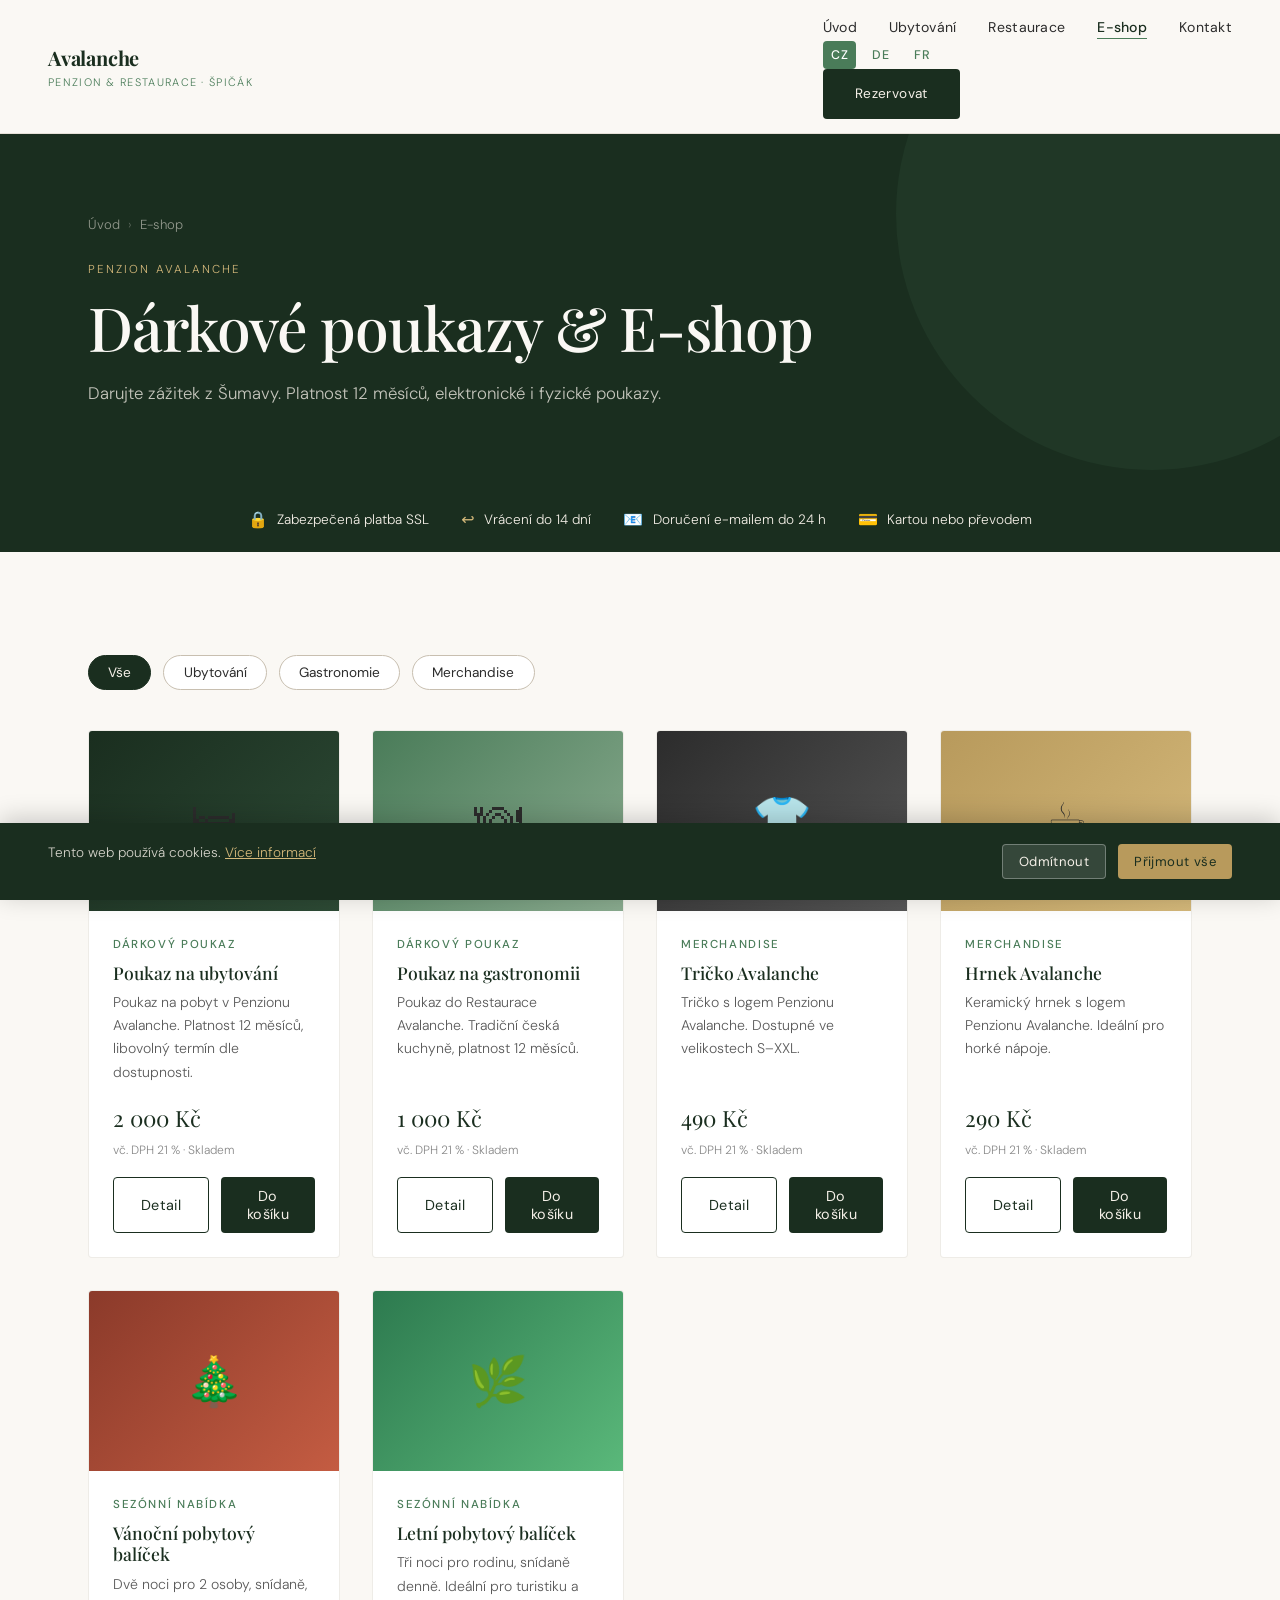
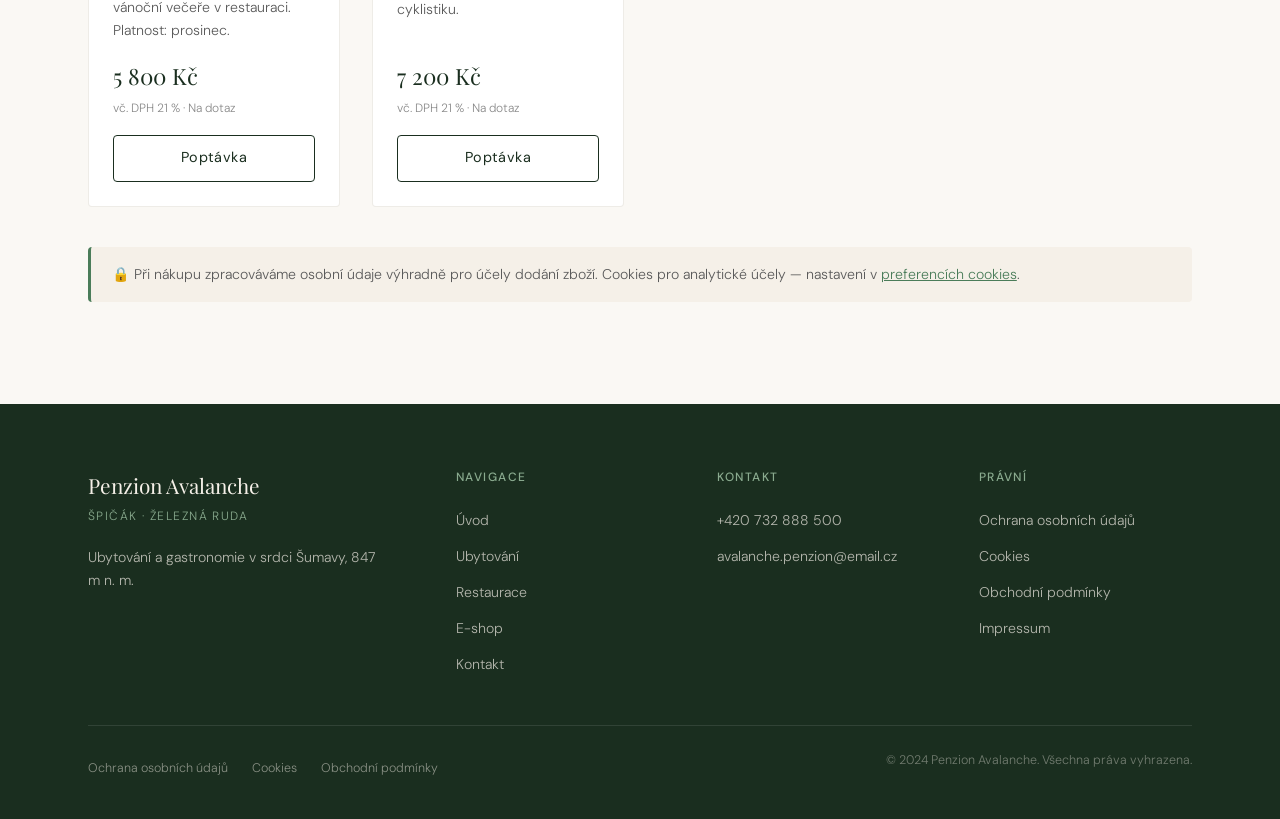
<file: eshop.html>
<!DOCTYPE html>
<html lang="cs">
<head>
  <meta charset="UTF-8">
  <meta name="viewport" content="width=device-width, initial-scale=1.0">
  <title>E-shop – Dárkové poukazy | Penzion Avalanche</title>
  <meta name="description" content="Dárkové poukazy na ubytování a gastronomii v Penzionu Avalanche. Platnost 12 měsíců. Elektronické i fyzické poukazy.">
  <link rel="stylesheet" href="css/style.css">
  <link rel="icon" href="data:image/svg+xml,<svg xmlns='http://www.w3.org/2000/svg' viewBox='0 0 100 100'><text y='.9em' font-size='90'>🏔</text></svg>">
  <style>
    .filter-bar {
      display: flex;
      gap: 0.75rem;
      flex-wrap: wrap;
      margin-bottom: 2.5rem;
    }
    .filter-btn {
      padding: 0.5rem 1.2rem;
      border-radius: 100px;
      border: 1.5px solid var(--stone);
      background: white;
      font-family: var(--font-body);
      font-size: 0.85rem;
      color: var(--charcoal);
      cursor: pointer;
      transition: all var(--transition);
    }
    .filter-btn.active,
    .filter-btn:hover {
      border-color: var(--forest);
      background: var(--forest);
      color: var(--cream);
    }
    .modal-overlay {
      position: fixed;
      inset: 0;
      background: rgba(26,46,31,0.55);
      backdrop-filter: blur(4px);
      z-index: 300;
      display: flex;
      align-items: center;
      justify-content: center;
      padding: 1rem;
      opacity: 0;
      pointer-events: none;
      transition: opacity 0.3s ease;
    }
    .modal-overlay.open {
      opacity: 1;
      pointer-events: all;
    }
    .modal {
      background: white;
      border-radius: var(--radius);
      max-width: 600px;
      width: 100%;
      max-height: 90vh;
      overflow-y: auto;
      padding: 2.5rem;
      position: relative;
      transform: translateY(20px);
      transition: transform 0.3s ease;
    }
    .modal-overlay.open .modal { transform: translateY(0); }
    .modal__close {
      position: absolute;
      top: 1.2rem;
      right: 1.2rem;
      background: none;
      border: none;
      font-size: 1.4rem;
      cursor: pointer;
      color: #888;
      transition: color var(--transition);
    }
    .modal__close:hover { color: var(--forest); }
    .param-table {
      width: 100%;
      border-collapse: collapse;
      margin: 1.5rem 0;
      font-size: 0.9rem;
    }
    .param-table td {
      padding: 0.65rem 0;
      border-bottom: 1px solid var(--cream);
    }
    .param-table td:first-child { color: #888; width: 45%; }
    .param-table td:last-child { font-weight: 500; color: var(--forest); }
    .param-table tr:last-child td { border-bottom: none; }
  </style>
</head>
<body>

<nav class="nav">
  <div class="nav__inner">
    <a href="index.html" class="nav__logo">
      <span class="nav__logo-title">Avalanche</span>
      <span class="nav__logo-sub">Penzion & Restaurace · Špičák</span>
    </a>
    <button class="nav__toggle" aria-label="Menu"><span></span><span></span><span></span></button>
    <div class="nav__desktop">
      <ul class="nav__links">
        <li><a href="index.html">Úvod</a></li>
        <li><a href="ubytovani.html">Ubytování</a></li>
        <li><a href="restaurace.html">Restaurace</a></li>
        <li><a href="eshop.html" class="active">E-shop</a></li>
        <li><a href="kontakt.html">Kontakt</a></li>
      </ul>
      <div class="nav__lang"><a href="#" class="active" data-lang="cz">CZ</a><a href="#" data-lang="de">DE</a><a href="#" data-lang="fr">FR</a></div>
      <a href="kontakt.html" class="btn nav__cta">Rezervovat</a>
    </div>
  </div>
</nav>

<!-- PAGE HERO -->
<section class="page-hero">
  <div class="container">
    <nav class="breadcrumb">
      <a href="index.html">Úvod</a>
      <span class="breadcrumb__sep">›</span>
      <span>E-shop</span>
    </nav>
    <p class="page-hero__eyebrow">Penzion Avalanche</p>
    <h1 class="page-hero__title">Dárkové poukazy & E-shop</h1>
    <p class="page-hero__text">Darujte zážitek z Šumavy. Platnost 12 měsíců, elektronické i fyzické poukazy.</p>
  </div>
</section>

<!-- TRUST BAR -->
<div class="trust-bar">
  <div class="trust-bar__inner">
    <div class="trust-item"><span class="trust-item__icon">🔒</span><span>Zabezpečená platba SSL</span></div>
    <div class="trust-item"><span class="trust-item__icon">↩</span><span>Vrácení do 14 dní</span></div>
    <div class="trust-item"><span class="trust-item__icon">📧</span><span>Doručení e-mailem do 24 h</span></div>
    <div class="trust-item"><span class="trust-item__icon">💳</span><span>Kartou nebo převodem</span></div>
  </div>
</div>

<!-- SHOP -->
<section class="section">
  <div class="container">

    <div class="filter-bar">
      <button class="filter-btn active" onclick="filterProducts('all', this)">Vše</button>
      <button class="filter-btn" onclick="filterProducts('ubytovani', this)">Ubytování</button>
      <button class="filter-btn" onclick="filterProducts('gastronomie', this)">Gastronomie</button>
      <button class="filter-btn" onclick="filterProducts('merchandise', this)">Merchandise</button>
    </div>

    <div class="grid-3" id="productGrid">

      <!-- PRODUCT 1: Poukaz ubytování -->
      <div class="product-card fade-up" data-category="ubytovani">
        <div class="product-card__img">🛏</div>
        <div class="product-card__body">
          <p class="room-card__type">Dárkový poukaz</p>
          <h3 class="product-card__name">Poukaz na ubytování</h3>
          <p class="product-card__desc">Poukaz na pobyt v Penzionu Avalanche. Platnost 12 měsíců, libovolný termín dle dostupnosti.</p>
          <div class="product-card__price">2 000 Kč</div>
          <p class="product-card__vat">vč. DPH 21 % · Skladem</p>
          <div style="display:flex;gap:0.75rem">
            <button class="btn btn--outline" style="flex:1;justify-content:center;padding:0.65rem 1rem;" onclick="openModal('ubytovani')">Detail</button>
            <button class="btn btn--primary" style="flex:1;justify-content:center;padding:0.65rem 1rem;" onclick="addToCart(this)">Do košíku</button>
          </div>
        </div>
      </div>

      <!-- PRODUCT 2: Poukaz gastronomie -->
      <div class="product-card fade-up" data-category="gastronomie">
        <div class="product-card__img" style="background:linear-gradient(135deg,var(--moss),var(--sage))">🍽</div>
        <div class="product-card__body">
          <p class="room-card__type">Dárkový poukaz</p>
          <h3 class="product-card__name">Poukaz na gastronomii</h3>
          <p class="product-card__desc">Poukaz do Restaurace Avalanche. Tradiční česká kuchyně, platnost 12 měsíců.</p>
          <div class="product-card__price">1 000 Kč</div>
          <p class="product-card__vat">vč. DPH 21 % · Skladem</p>
          <div style="display:flex;gap:0.75rem">
            <button class="btn btn--outline" style="flex:1;justify-content:center;padding:0.65rem 1rem;" onclick="openModal('gastronomie')">Detail</button>
            <button class="btn btn--primary" style="flex:1;justify-content:center;padding:0.65rem 1rem;" onclick="addToCart(this)">Do košíku</button>
          </div>
        </div>
      </div>

      <!-- PRODUCT 3: Tričko -->
      <div class="product-card fade-up" data-category="merchandise">
        <div class="product-card__img" style="background:linear-gradient(135deg,var(--charcoal),#555)">👕</div>
        <div class="product-card__body">
          <p class="room-card__type">Merchandise</p>
          <h3 class="product-card__name">Tričko Avalanche</h3>
          <p class="product-card__desc">Tričko s logem Penzionu Avalanche. Dostupné ve velikostech S–XXL.</p>
          <div class="product-card__price">490 Kč</div>
          <p class="product-card__vat">vč. DPH 21 % · Skladem</p>
          <div style="display:flex;gap:0.75rem">
            <button class="btn btn--outline" style="flex:1;justify-content:center;padding:0.65rem 1rem;" onclick="openModal('tricko')">Detail</button>
            <button class="btn btn--primary" style="flex:1;justify-content:center;padding:0.65rem 1rem;" onclick="addToCart(this)">Do košíku</button>
          </div>
        </div>
      </div>

      <!-- PRODUCT 4: Hrnek -->
      <div class="product-card fade-up" data-category="merchandise">
        <div class="product-card__img" style="background:linear-gradient(135deg,var(--gold),var(--gold-light))">☕</div>
        <div class="product-card__body">
          <p class="room-card__type">Merchandise</p>
          <h3 class="product-card__name">Hrnek Avalanche</h3>
          <p class="product-card__desc">Keramický hrnek s logem Penzionu Avalanche. Ideální pro horké nápoje.</p>
          <div class="product-card__price">290 Kč</div>
          <p class="product-card__vat">vč. DPH 21 % · Skladem</p>
          <div style="display:flex;gap:0.75rem">
            <button class="btn btn--outline" style="flex:1;justify-content:center;padding:0.65rem 1rem;" onclick="openModal('hrnek')">Detail</button>
            <button class="btn btn--primary" style="flex:1;justify-content:center;padding:0.65rem 1rem;" onclick="addToCart(this)">Do košíku</button>
          </div>
        </div>
      </div>

      <!-- PRODUCT 5: Vánoční balíček -->
      <div class="product-card fade-up" data-category="ubytovani">
        <div class="product-card__img" style="background:linear-gradient(135deg,#8b3a2a,#c45c42)">🎄</div>
        <div class="product-card__body">
          <p class="room-card__type">Sezónní nabídka</p>
          <h3 class="product-card__name">Vánoční pobytový balíček</h3>
          <p class="product-card__desc">Dvě noci pro 2 osoby, snídaně, vánoční večeře v restauraci. Platnost: prosinec.</p>
          <div class="product-card__price">5 800 Kč</div>
          <p class="product-card__vat">vč. DPH 21 % · Na dotaz</p>
          <div style="display:flex;gap:0.75rem">
            <a href="kontakt.html" class="btn btn--outline" style="flex:1;justify-content:center;padding:0.65rem 1rem;">Poptávka</a>
          </div>
        </div>
      </div>

      <!-- PRODUCT 6: Letní pobyt -->
      <div class="product-card fade-up" data-category="ubytovani">
        <div class="product-card__img" style="background:linear-gradient(135deg,#2d7a4f,#5ab87a)">🌿</div>
        <div class="product-card__body">
          <p class="room-card__type">Sezónní nabídka</p>
          <h3 class="product-card__name">Letní pobytový balíček</h3>
          <p class="product-card__desc">Tři noci pro rodinu, snídaně denně. Ideální pro turistiku a cyklistiku.</p>
          <div class="product-card__price">7 200 Kč</div>
          <p class="product-card__vat">vč. DPH 21 % · Na dotaz</p>
          <div style="display:flex;gap:0.75rem">
            <a href="kontakt.html" class="btn btn--outline" style="flex:1;justify-content:center;padding:0.65rem 1rem;">Poptávka</a>
          </div>
        </div>
      </div>

    </div>

    <!-- GDPR notice -->
    <div class="notice" style="margin-top:2.5rem">
      🔒 Při nákupu zpracováváme osobní údaje výhradně pro účely dodání zboží. Cookies pro analytické účely — nastavení v <a href="pravni.html#cookies">preferencích cookies</a>.
    </div>
  </div>
</section>

<!-- MODAL: Poukaz ubytování -->
<div id="modal-ubytovani" class="modal-overlay" onclick="closeModalOutside(event, 'ubytovani')">
  <div class="modal">
    <button class="modal__close" onclick="closeModal('ubytovani')">✕</button>
    <p class="label">Dárkový poukaz</p>
    <h2 style="margin-bottom:1rem">Poukaz na pobyt v Penzionu Avalanche</h2>
    <table class="param-table">
      <tr><td>Hodnota</td><td>2 000 Kč</td></tr>
      <tr><td>Platnost</td><td>12 měsíců od zakoupení</td></tr>
      <tr><td>Formát</td><td>Elektronický PDF / Fyzický poukaz</td></tr>
      <tr><td>Doprava (el.)</td><td>E-mail – zdarma, do 24 h</td></tr>
      <tr><td>Doprava (fyz.)</td><td>Česká pošta +50 Kč, 3–5 prac. dní</td></tr>
      <tr><td>DPH</td><td>21 % (zahrnuto v ceně)</td></tr>
      <tr><td>Dostupnost</td><td>Skladem</td></tr>
    </table>
    <p style="font-size:0.88rem;color:#5a5a5a;margin-bottom:1.5rem">Poukaz lze využít na ubytování v libovolném termínu dle dostupnosti. Rezervaci je nutno domluvit předem telefonicky nebo e-mailem. Vrácení možné do 14 dní, poukaz nesmí být použit.</p>
    <div class="notice" style="margin-bottom:1.5rem">Zabezpečená platba · Ochrana spotřebitele · <a href="pravni.html#obchodni-podminky">Obchodní podmínky</a></div>
    <button class="btn btn--primary" style="width:100%;justify-content:center" onclick="addToCart(this)">Vložit do košíku – 2 000 Kč</button>
  </div>
</div>

<!-- MODAL: Poukaz gastronomie -->
<div id="modal-gastronomie" class="modal-overlay" onclick="closeModalOutside(event, 'gastronomie')">
  <div class="modal">
    <button class="modal__close" onclick="closeModal('gastronomie')">✕</button>
    <p class="label">Dárkový poukaz</p>
    <h2 style="margin-bottom:1rem">Poukaz do Restaurace Avalanche</h2>
    <table class="param-table">
      <tr><td>Hodnota</td><td>1 000 Kč</td></tr>
      <tr><td>Platnost</td><td>12 měsíců od zakoupení</td></tr>
      <tr><td>Formát</td><td>Elektronický PDF / Fyzický poukaz</td></tr>
      <tr><td>Doprava (el.)</td><td>E-mail – zdarma, do 24 h</td></tr>
      <tr><td>Doprava (fyz.)</td><td>Česká pošta +50 Kč, 3–5 prac. dní</td></tr>
      <tr><td>DPH</td><td>21 % (zahrnuto v ceně)</td></tr>
    </table>
    <p style="font-size:0.88rem;color:#5a5a5a;margin-bottom:1.5rem">Poukaz lze využít při návštěvě restaurace. Vrácení možné do 14 dní, poukaz nesmí být použit.</p>
    <div class="notice" style="margin-bottom:1.5rem">Zabezpečená platba · <a href="pravni.html#obchodni-podminky">Obchodní podmínky</a></div>
    <button class="btn btn--primary" style="width:100%;justify-content:center" onclick="addToCart(this)">Vložit do košíku – 1 000 Kč</button>
  </div>
</div>

<!-- MODAL: Tričko -->
<div id="modal-tricko" class="modal-overlay" onclick="closeModalOutside(event, 'tricko')">
  <div class="modal">
    <button class="modal__close" onclick="closeModal('tricko')">✕</button>
    <p class="label">Merchandise</p>
    <h2 style="margin-bottom:1rem">Tričko Avalanche</h2>
    <table class="param-table">
      <tr><td>Cena</td><td>490 Kč</td></tr>
      <tr><td>Velikosti</td><td>S, M, L, XL, XXL</td></tr>
      <tr><td>Materiál</td><td>100% bavlna</td></tr>
      <tr><td>Doprava</td><td>Česká pošta +80 Kč</td></tr>
      <tr><td>DPH</td><td>21 % (zahrnuto v ceně)</td></tr>
    </table>
    <p style="font-size:0.88rem;color:#5a5a5a;margin-bottom:1.5rem">Tričko s logem Penzionu Avalanche. Vrácení do 14 dní bez udání důvodu.</p>
    <div class="notice" style="margin-bottom:1.5rem">Zabezpečená platba · <a href="pravni.html#obchodni-podminky">Obchodní podmínky</a></div>
    <button class="btn btn--primary" style="width:100%;justify-content:center" onclick="addToCart(this)">Vložit do košíku – 490 Kč</button>
  </div>
</div>

<!-- MODAL: Hrnek -->
<div id="modal-hrnek" class="modal-overlay" onclick="closeModalOutside(event, 'hrnek')">
  <div class="modal">
    <button class="modal__close" onclick="closeModal('hrnek')">✕</button>
    <p class="label">Merchandise</p>
    <h2 style="margin-bottom:1rem">Hrnek Avalanche</h2>
    <table class="param-table">
      <tr><td>Cena</td><td>290 Kč</td></tr>
      <tr><td>Objem</td><td>300 ml</td></tr>
      <tr><td>Materiál</td><td>Keramika</td></tr>
      <tr><td>Doprava</td><td>Česká pošta +80 Kč</td></tr>
      <tr><td>DPH</td><td>21 % (zahrnuto v ceně)</td></tr>
    </table>
    <p style="font-size:0.88rem;color:#5a5a5a;margin-bottom:1.5rem">Keramický hrnek s logem. Vhodný do myčky. Vrácení do 14 dní.</p>
    <div class="notice" style="margin-bottom:1.5rem">Zabezpečená platba · <a href="pravni.html#obchodni-podminky">Obchodní podmínky</a></div>
    <button class="btn btn--primary" style="width:100%;justify-content:center" onclick="addToCart(this)">Vložit do košíku – 290 Kč</button>
  </div>
</div>

<!-- FOOTER -->
<footer class="footer">
  <div class="container">
    <div class="footer__grid">
      <div>
        <div class="footer__brand-title">Penzion Avalanche</div>
        <div class="footer__brand-sub">Špičák · Železná Ruda</div>
        <p class="footer__brand-text">Ubytování a gastronomie v srdci Šumavy, 847 m n. m.</p>
      </div>
      <div>
        <div class="footer__col-title">Navigace</div>
        <ul class="footer__links">
          <li><a href="index.html">Úvod</a></li>
          <li><a href="ubytovani.html">Ubytování</a></li>
          <li><a href="restaurace.html">Restaurace</a></li>
          <li><a href="eshop.html">E-shop</a></li>
          <li><a href="kontakt.html">Kontakt</a></li>
        </ul>
      </div>
      <div>
        <div class="footer__col-title">Kontakt</div>
        <ul class="footer__links">
          <li><a href="tel:+420732888500">+420 732 888 500</a></li>
          <li><a href="mailto:avalanche.penzion@email.cz">avalanche.penzion@email.cz</a></li>
        </ul>
      </div>
      <div>
        <div class="footer__col-title">Právní</div>
        <ul class="footer__links">
          <li><a href="pravni.html">Ochrana osobních údajů</a></li>
          <li><a href="pravni.html#cookies">Cookies</a></li>
          <li><a href="pravni.html#obchodni-podminky">Obchodní podmínky</a></li>
          <li><a href="pravni.html#impressum">Impressum</a></li>
        </ul>
      </div>
    </div>
    <div class="footer__bottom">
      <div class="footer__legal">
        <a href="pravni.html">Ochrana osobních údajů</a>
        <a href="pravni.html#cookies">Cookies</a>
        <a href="pravni.html#obchodni-podminky">Obchodní podmínky</a>
      </div>
      <p class="footer__copy">© 2024 Penzion Avalanche. Všechna práva vyhrazena.</p>
    </div>
  </div>
</footer>

<div id="gdprBanner" class="gdpr-banner">
  <p class="gdpr-banner__text">Tento web používá cookies. <a href="pravni.html#cookies">Více informací</a></p>
  <div class="gdpr-banner__actions">
    <button id="gdprReject" class="btn btn--ghost" style="padding:0.5rem 1rem;font-size:0.82rem">Odmítnout</button>
    <button id="gdprAccept" class="btn btn--gold" style="padding:0.5rem 1rem;font-size:0.82rem">Přijmout vše</button>
  </div>
</div>

<script src="js/main.js"></script>
<script>
function filterProducts(cat, btn) {
  document.querySelectorAll('.filter-btn').forEach(b => b.classList.remove('active'));
  btn.classList.add('active');
  document.querySelectorAll('#productGrid .product-card').forEach(card => {
    if (cat === 'all' || card.dataset.category === cat) {
      card.style.display = '';
    } else {
      card.style.display = 'none';
    }
  });
}

function openModal(id) {
  document.getElementById('modal-' + id).classList.add('open');
  document.body.style.overflow = 'hidden';
}

function closeModal(id) {
  document.getElementById('modal-' + id).classList.remove('open');
  document.body.style.overflow = '';
}

function closeModalOutside(event, id) {
  if (event.target.classList.contains('modal-overlay')) closeModal(id);
}

function addToCart(btn) {
  const orig = btn.textContent;
  btn.textContent = '✓ Přidáno do košíku';
  btn.style.background = 'var(--moss)';
  setTimeout(() => {
    btn.textContent = orig;
    btn.style.background = '';
  }, 2500);
}
</script>
</body>
</html>
</file>
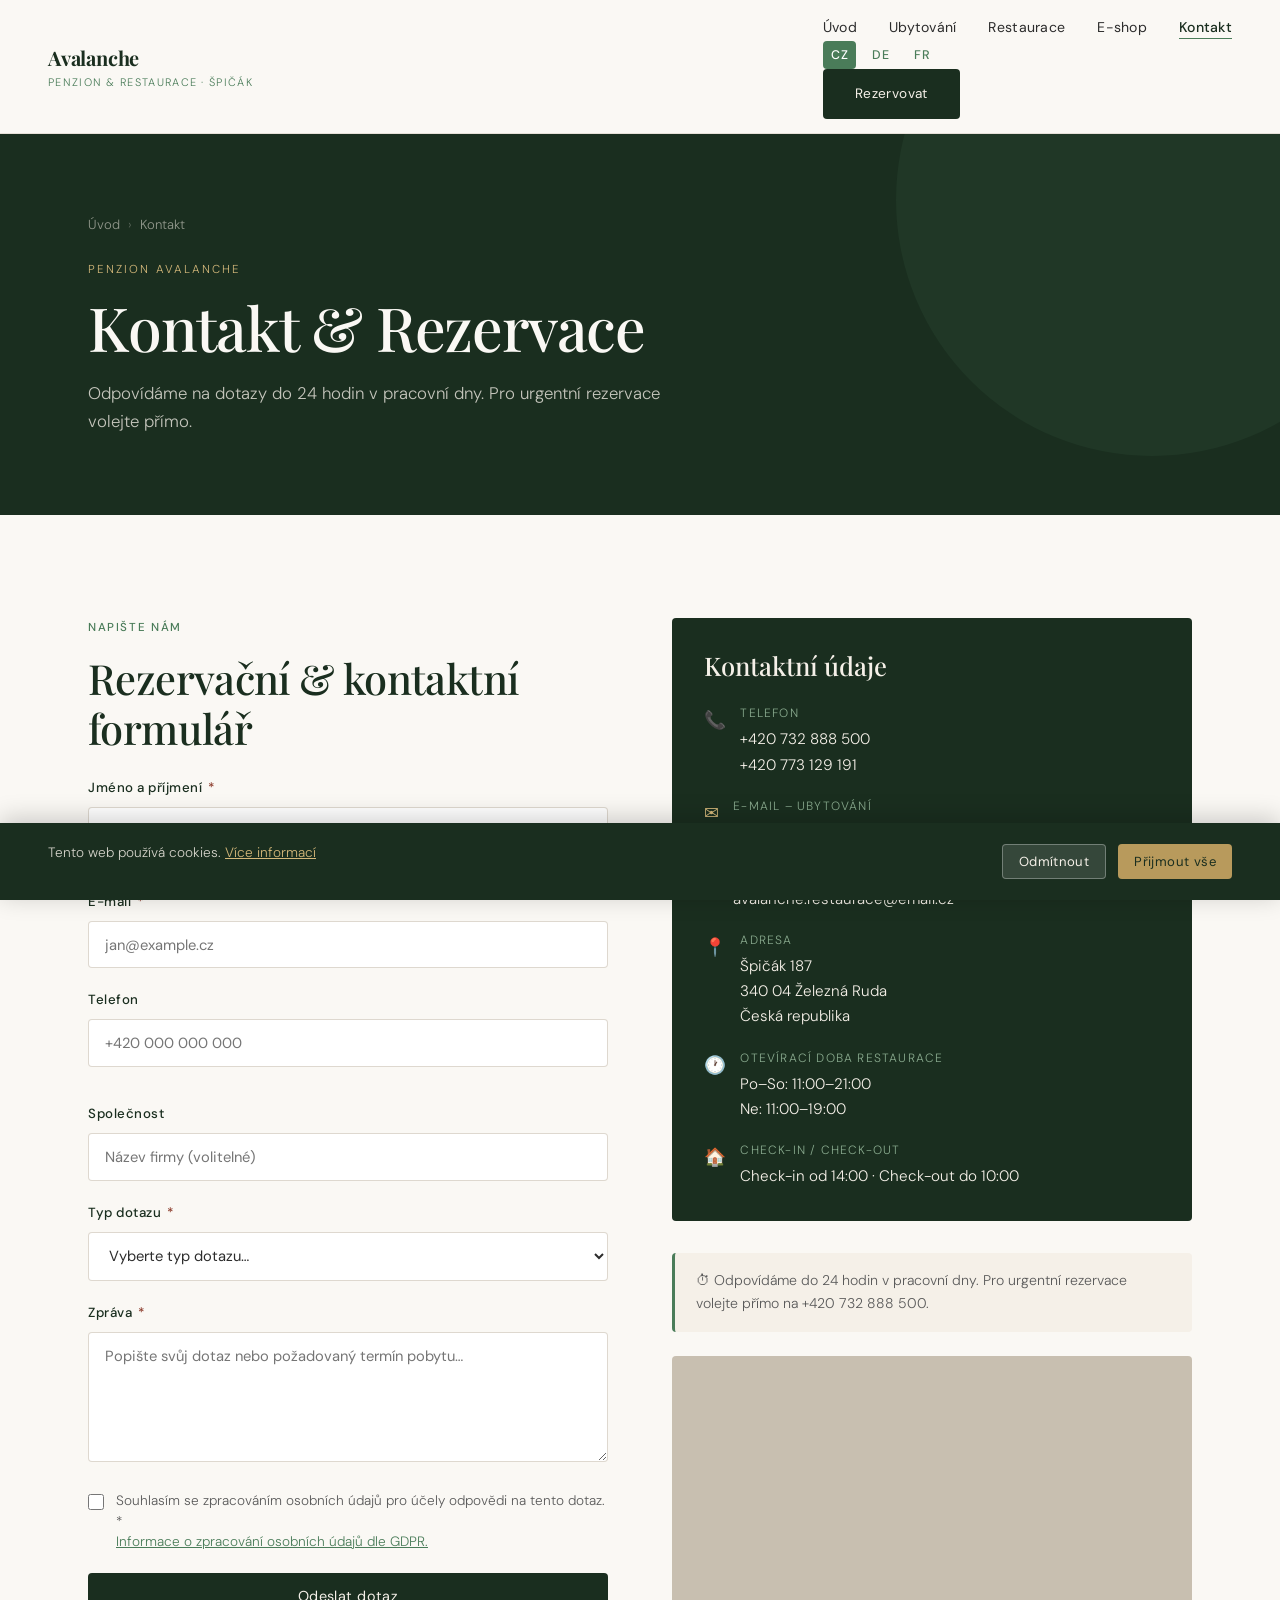
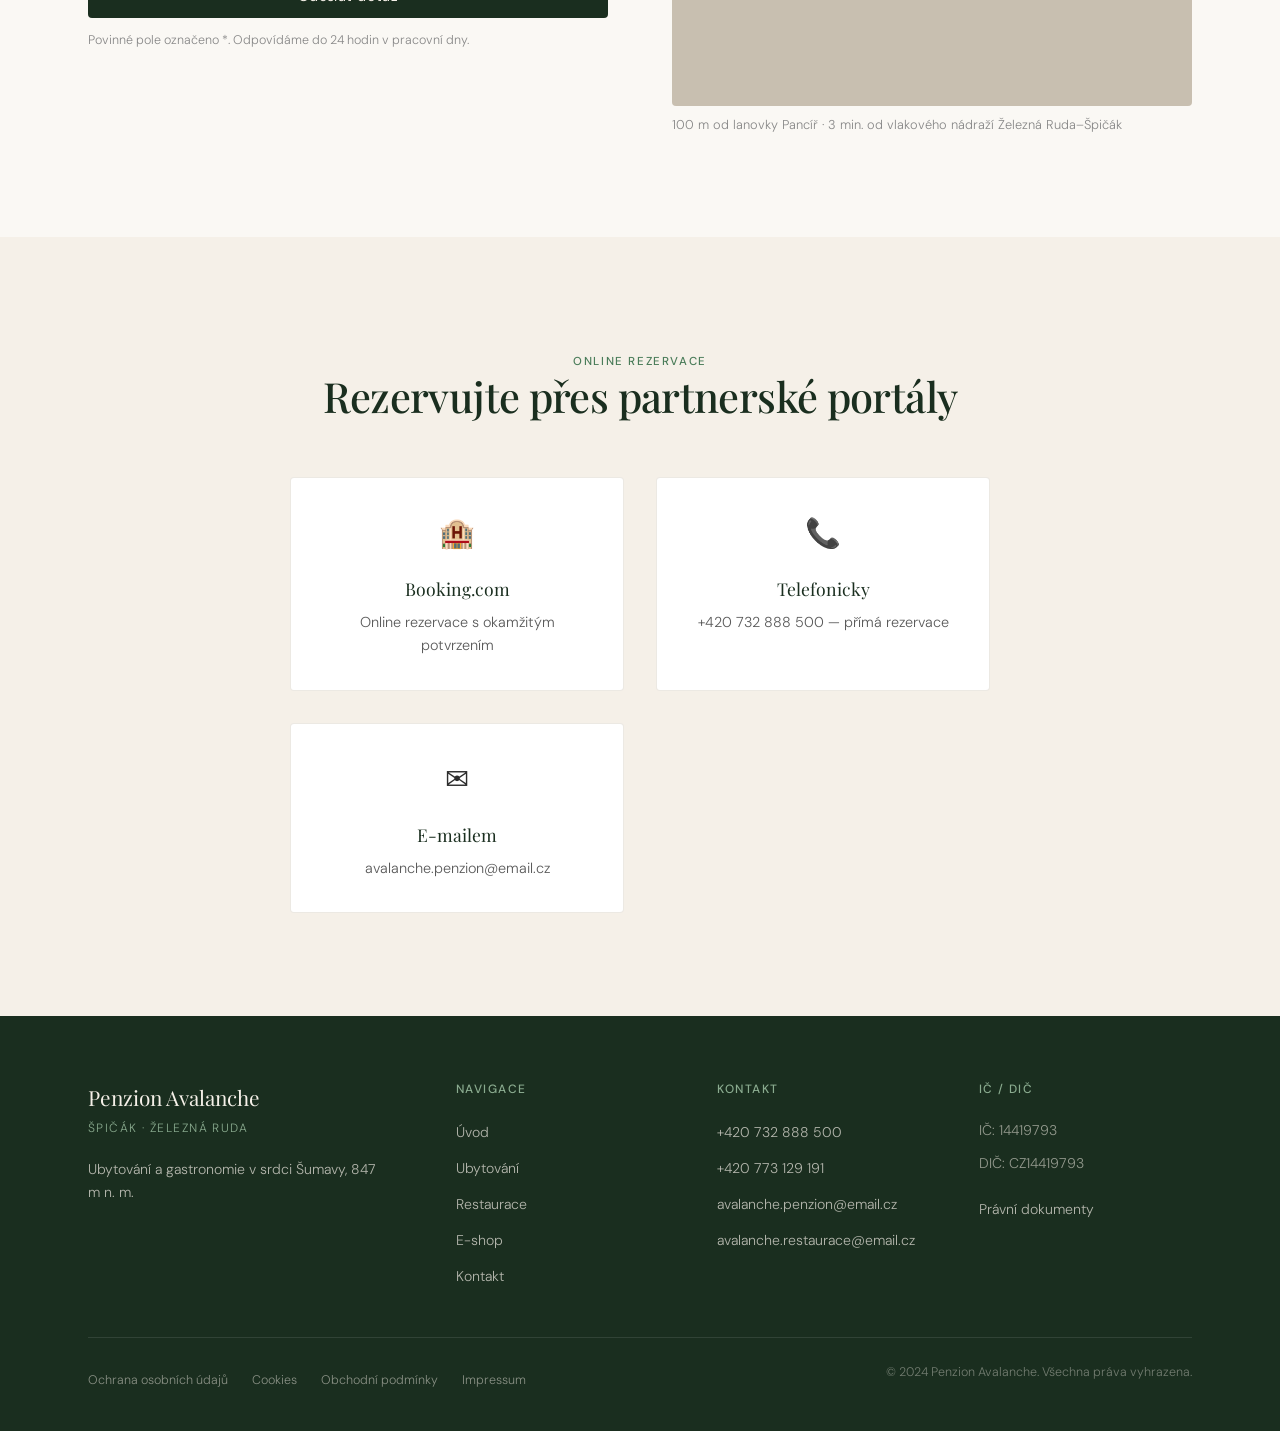
<file: kontakt.html>
<!DOCTYPE html>
<html lang="cs">
<head>
  <meta charset="UTF-8">
  <meta name="viewport" content="width=device-width, initial-scale=1.0">
  <title>Kontakt & Rezervace – Penzion Avalanche | Špičák</title>
  <meta name="description" content="Kontaktujte Penzion Avalanche. Telefon: +420 732 888 500. Odpovídáme do 24 hodin. Špičák 187, 340 04 Železná Ruda.">
  <link rel="stylesheet" href="css/style.css">
  <link rel="icon" href="data:image/svg+xml,<svg xmlns='http://www.w3.org/2000/svg' viewBox='0 0 100 100'><text y='.9em' font-size='90'>🏔</text></svg>">


   <title>Penzion & Restaurace v Železné Rudě – Špičák | Avalanche Šumava</title>
<meta name="description" content="Rodinný penzion a restaurace Avalanche v Železné Rudě – Špičák. Ubytování na Šumavě blízko lanovky, turistických tras a lyžařských areálů. Restaurace s tradiční českou kuchyní a parkováním zdarma.">
<meta name="keywords" content="penzion Špičák, ubytování Železná Ruda, penzion Šumava, restaurace Špičák, hotel Železná Ruda, ubytování Šumava, Avalanche penzion, restaurace Železná Ruda, lyžování Špičák, dovolená Šumava">
<meta name="author" content="Penzion Avalanche">
<meta name="robots" content="index, follow">
<meta name="viewport" content="width=device-width, initial-scale=1.0">
<meta property="og:title" content="Penzion Avalanche | Ubytování a Restaurace na Šumavě">
<meta property="og:description" content="Rodinný penzion v centru Špičáku. Komfortní ubytování, česká kuchyně a ideální poloha pro turistiku i lyžování na Šumavě.">
<meta property="og:type" content="website">
<meta property="og:locale" content="cs_CZ">
<meta property="og:url" content="https://penzionavalanche.cz">
<meta property="og:image" content="https://penzionavalanche.cz/og-image.jpg">
<meta name="twitter:card" content="summary_large_image">
<meta name="twitter:title" content="Penzion Avalanche | Špičák – Železná Ruda">
<meta name="twitter:description" content="Ubytování a restaurace v srdci Šumavy. 100 m od lanovky Pancíř.">
<link rel="canonical" href="https://penzionavalanche.cz">
<link rel="icon" href="/favicon.ico" type="image/x-icon">
<script type="application/ld+json">
{
  "@context": "https://schema.org",
  "@type": "LodgingBusiness",
  "name": "Penzion Avalanche",
  "image": "https://penzionavalanche.cz/og-image.jpg",
  "url": "https://penzionavalanche.cz/",
  "telephone": "+420732888500",
  "email": "avalanche.penzion@email.cz",
  "address": {
    "@type": "PostalAddress",
    "streetAddress": "Špičák 187",
    "addressLocality": "Železná Ruda",
    "postalCode": "340 04",
    "addressCountry": "CZ"
  },
  "description": "Rodinný penzion a restaurace v centru Špičáku na Šumavě.",
  "areaServed": "Šumava",
  "starRating": {
    "@type": "Rating",
    "ratingValue": "4.5"
  },
  "amenityFeature": [
    {
      "@type": "LocationFeatureSpecification",
      "name": "Wi-Fi zdarma",
      "value": true
    },
    {
      "@type": "LocationFeatureSpecification",
      "name": "Parkování zdarma",
      "value": true
    },
    {
      "@type": "LocationFeatureSpecification",
      "name": "Snídaně v ceně",
      "value": true
    }
  ]
}
</script>

</head>
<body>

<nav class="nav">
  <div class="nav__inner">
    <a href="index.html" class="nav__logo">
      <span class="nav__logo-title">Avalanche</span>
      <span class="nav__logo-sub">Penzion & Restaurace · Špičák</span>
    </a>
    <button class="nav__toggle" aria-label="Menu"><span></span><span></span><span></span></button>
    <div class="nav__desktop">
      <ul class="nav__links">
        <li><a href="index.html">Úvod</a></li>
        <li><a href="ubytovani.html">Ubytování</a></li>
        <li><a href="restaurace.html">Restaurace</a></li>
        <li><a href="eshop.html">E-shop</a></li>
        <li><a href="kontakt.html" class="active">Kontakt</a></li>
      </ul>
      <div class="nav__lang"><a href="#" class="active" data-lang="cz">CZ</a><a href="#" data-lang="de">DE</a><a href="#" data-lang="fr">FR</a></div>
      <a href="kontakt.html" class="btn nav__cta">Rezervovat</a>
    </div>
  </div>
</nav>

<!-- PAGE HERO -->
<section class="page-hero">
  <div class="container">
    <nav class="breadcrumb">
      <a href="index.html">Úvod</a>
      <span class="breadcrumb__sep">›</span>
      <span>Kontakt</span>
    </nav>
    <p class="page-hero__eyebrow">Penzion Avalanche</p>
    <h1 class="page-hero__title">Kontakt & Rezervace</h1>
    <p class="page-hero__text">Odpovídáme na dotazy do 24 hodin v pracovní dny. Pro urgentní rezervace volejte přímo.</p>
  </div>
</section>

<!-- CONTACT MAIN -->
<section class="section">
  <div class="container">
    <div class="grid-2" style="align-items:start;gap:4rem">

      <!-- FORM -->
      <div class="fade-up">
        <p class="label">Napište nám</p>
        <h2 style="margin-bottom:1.5rem">Rezervační & kontaktní formulář</h2>

        <form id="contactForm" novalidate>
          <div class="grid-2" style="gap:1rem">
            <div class="form-group">
              <label class="form-label" for="jmeno">Jméno a příjmení <span class="required">*</span></label>
              <input type="text" id="jmeno" name="jmeno" class="form-input" placeholder="Jan Novák" required>
            </div>
            <div class="form-group">
              <label class="form-label" for="email">E-mail <span class="required">*</span></label>
              <input type="email" id="email" name="email" class="form-input" placeholder="jan@example.cz" required>
            </div>
          </div>

          <div class="grid-2" style="gap:1rem">
            <div class="form-group">
              <label class="form-label" for="telefon">Telefon</label>
              <input type="tel" id="telefon" name="telefon" class="form-input" placeholder="+420 000 000 000">
            </div>
            <div class="form-group">
              <label class="form-label" for="spolecnost">Společnost</label>
              <input type="text" id="spolecnost" name="spolecnost" class="form-input" placeholder="Název firmy (volitelné)">
            </div>
          </div>

          <div class="form-group">
            <label class="form-label" for="typ_dotazu">Typ dotazu <span class="required">*</span></label>
            <select id="typ_dotazu" name="typ_dotazu" class="form-select" required>
              <option value="" disabled selected>Vyberte typ dotazu…</option>
              <option value="rezervace">Rezervace ubytování</option>
              <option value="restaurace">Dotaz na restauraci</option>
              <option value="firemni">Firemní akce</option>
              <option value="stiznost">Stížnost</option>
              <option value="jine">Jiné</option>
            </select>
          </div>

          <div class="form-group">
            <label class="form-label" for="zprava">Zpráva <span class="required">*</span></label>
            <textarea id="zprava" name="zprava" class="form-textarea" placeholder="Popište svůj dotaz nebo požadovaný termín pobytu…" required></textarea>
          </div>

          <div class="form-group">
            <label class="form-checkbox">
              <input type="checkbox" name="souhlas_gdpr" required>
              <span class="form-checkbox__label">
                Souhlasím se zpracováním osobních údajů pro účely odpovědi na tento dotaz. *
                <br><a href="pravni.html">Informace o zpracování osobních údajů dle GDPR.</a>
              </span>
            </label>
          </div>

          <button type="submit" class="btn btn--primary" style="width:100%;justify-content:center">Odeslat dotaz</button>

          <p style="font-size:0.78rem;color:#888;margin-top:0.75rem;margin-bottom:0">Povinné pole označeno *. Odpovídáme do 24 hodin v pracovní dny.</p>
        </form>
      </div>

      <!-- CONTACT DETAILS + MAP -->
      <div class="fade-up">
        <div class="contact-block" style="margin-bottom:2rem">
          <h3>Kontaktní údaje</h3>

          <div class="contact-row">
            <span class="contact-row__icon">📞</span>
            <div>
              <div class="contact-row__label">Telefon</div>
              <div class="contact-row__value">
                <a href="tel:+420732888500">+420 732 888 500</a><br>
                <a href="tel:+420773129191">+420 773 129 191</a>
              </div>
            </div>
          </div>

          <div class="contact-row">
            <span class="contact-row__icon">✉</span>
            <div>
              <div class="contact-row__label">E-mail – Ubytování</div>
              <div class="contact-row__value"><a href="mailto:avalanche.penzion@email.cz">avalanche.penzion@email.cz</a></div>
            </div>
          </div>

          <div class="contact-row">
            <span class="contact-row__icon">✉</span>
            <div>
              <div class="contact-row__label">E-mail – Restaurace</div>
              <div class="contact-row__value"><a href="mailto:avalanche.restaurace@email.cz">avalanche.restaurace@email.cz</a></div>
            </div>
          </div>

          <div class="contact-row">
            <span class="contact-row__icon">📍</span>
            <div>
              <div class="contact-row__label">Adresa</div>
              <div class="contact-row__value">
                Špičák 187<br>
                340 04 Železná Ruda<br>
                Česká republika
              </div>
            </div>
          </div>

          <div class="contact-row">
            <span class="contact-row__icon">🕐</span>
            <div>
              <div class="contact-row__label">Otevírací doba restaurace</div>
              <div class="contact-row__value">
                Po–So: 11:00–21:00<br>
                Ne: 11:00–19:00
              </div>
            </div>
          </div>

          <div class="contact-row">
            <span class="contact-row__icon">🏠</span>
            <div>
              <div class="contact-row__label">Check-in / Check-out</div>
              <div class="contact-row__value">Check-in od 14:00 · Check-out do 10:00</div>
            </div>
          </div>
        </div>

        <!-- RESPONSE TIME -->
        <div class="notice" style="margin-bottom:1.5rem">
          ⏱ Odpovídáme do 24 hodin v pracovní dny. Pro urgentní rezervace volejte přímo na +420 732 888 500.
        </div>

        <!-- MAP EMBED -->
        <div class="map-wrap">
          <iframe
            src="https://www.google.com/maps/embed?pb=!1m18!1m12!1m3!1d2582.5!2d13.245!3d49.173!2m3!1f0!2f0!3f0!3m2!1i1024!2i768!4f13.1!3m3!1m2!1s0x47095e2c0e7e5b4d%3A0x5d6c5a9e6f9b7d4c!2sSp%C3%AD%C4%8D%C3%A1k%20187%2C%20340%2004%20%C5%BDelez%CC%81n%C3%A1%20Ruda!5e0!3m2!1scs!2scz!4v1703000000000!5m2!1scs!2scz"
            allowfullscreen=""
            loading="lazy"
            referrerpolicy="no-referrer-when-downgrade"
            title="Mapa – Penzion Avalanche, Špičák">
          </iframe>
        </div>
        <p style="font-size:0.8rem;color:#888;margin-top:0.5rem;margin-bottom:0">100 m od lanovky Pancíř · 3 min. od vlakového nádraží Železná Ruda–Špičák</p>
      </div>

    </div>
  </div>
</section>

<!-- QUICK LINKS -->
<section class="section section--alt">
  <div class="container">
    <div class="section-header section-header--center fade-up">
      <p class="label">Online rezervace</p>
      <h2>Rezervujte přes partnerské portály</h2>
    </div>
    <div class="grid-3" style="max-width:700px;margin:0 auto">
      <a href="https://www.booking.com/hotel/cz/penzion-avalanche.cs.html" target="_blank" rel="noopener"
         class="feature-card fade-up text-center" style="text-decoration:none;">
        <span class="feature-card__icon">🏨</span>
        <div class="feature-card__title">Booking.com</div>
        <p class="feature-card__text">Online rezervace s okamžitým potvrzením</p>
      </a>
      <a href="kontakt.html" class="feature-card fade-up text-center" style="text-decoration:none;">
        <span class="feature-card__icon">📞</span>
        <div class="feature-card__title">Telefonicky</div>
        <p class="feature-card__text">+420 732 888 500 — přímá rezervace</p>
      </a>
      <a href="kontakt.html" class="feature-card fade-up text-center" style="text-decoration:none;">
        <span class="feature-card__icon">✉</span>
        <div class="feature-card__title">E-mailem</div>
        <p class="feature-card__text">avalanche.penzion@email.cz</p>
      </a>
    </div>
  </div>
</section>

<!-- FOOTER -->
<footer class="footer">
  <div class="container">
    <div class="footer__grid">
      <div>
        <div class="footer__brand-title">Penzion Avalanche</div>
        <div class="footer__brand-sub">Špičák · Železná Ruda</div>
        <p class="footer__brand-text">Ubytování a gastronomie v srdci Šumavy, 847 m n. m.</p>
      </div>
      <div>
        <div class="footer__col-title">Navigace</div>
        <ul class="footer__links">
          <li><a href="index.html">Úvod</a></li>
          <li><a href="ubytovani.html">Ubytování</a></li>
          <li><a href="restaurace.html">Restaurace</a></li>
          <li><a href="eshop.html">E-shop</a></li>
          <li><a href="kontakt.html">Kontakt</a></li>
        </ul>
      </div>
      <div>
        <div class="footer__col-title">Kontakt</div>
        <ul class="footer__links">
          <li><a href="tel:+420732888500">+420 732 888 500</a></li>
          <li><a href="tel:+420773129191">+420 773 129 191</a></li>
          <li><a href="mailto:avalanche.penzion@email.cz">avalanche.penzion@email.cz</a></li>
          <li><a href="mailto:avalanche.restaurace@email.cz">avalanche.restaurace@email.cz</a></li>
        </ul>
      </div>
      <div>
        <div class="footer__col-title">IČ / DIČ</div>
        <ul class="footer__links">
          <li style="color:rgba(245,240,232,0.55);font-size:0.88rem">IČ: 14419793</li>
          <li style="color:rgba(245,240,232,0.55);font-size:0.88rem">DIČ: CZ14419793</li>
          <li style="margin-top:0.75rem"><a href="pravni.html">Právní dokumenty</a></li>
        </ul>
      </div>
    </div>
    <div class="footer__bottom">
      <div class="footer__legal">
        <a href="pravni.html">Ochrana osobních údajů</a>
        <a href="pravni.html#cookies">Cookies</a>
        <a href="pravni.html#obchodni-podminky">Obchodní podmínky</a>
        <a href="pravni.html#impressum">Impressum</a>
      </div>
      <p class="footer__copy">© 2024 Penzion Avalanche. Všechna práva vyhrazena.</p>
    </div>
  </div>
</footer>

<div id="gdprBanner" class="gdpr-banner">
  <p class="gdpr-banner__text">Tento web používá cookies. <a href="pravni.html#cookies">Více informací</a></p>
  <div class="gdpr-banner__actions">
    <button id="gdprReject" class="btn btn--ghost" style="padding:0.5rem 1rem;font-size:0.82rem">Odmítnout</button>
    <button id="gdprAccept" class="btn btn--gold" style="padding:0.5rem 1rem;font-size:0.82rem">Přijmout vše</button>
  </div>
</div>

<script src="js/main.js"></script>
</body>
</html>
</file>
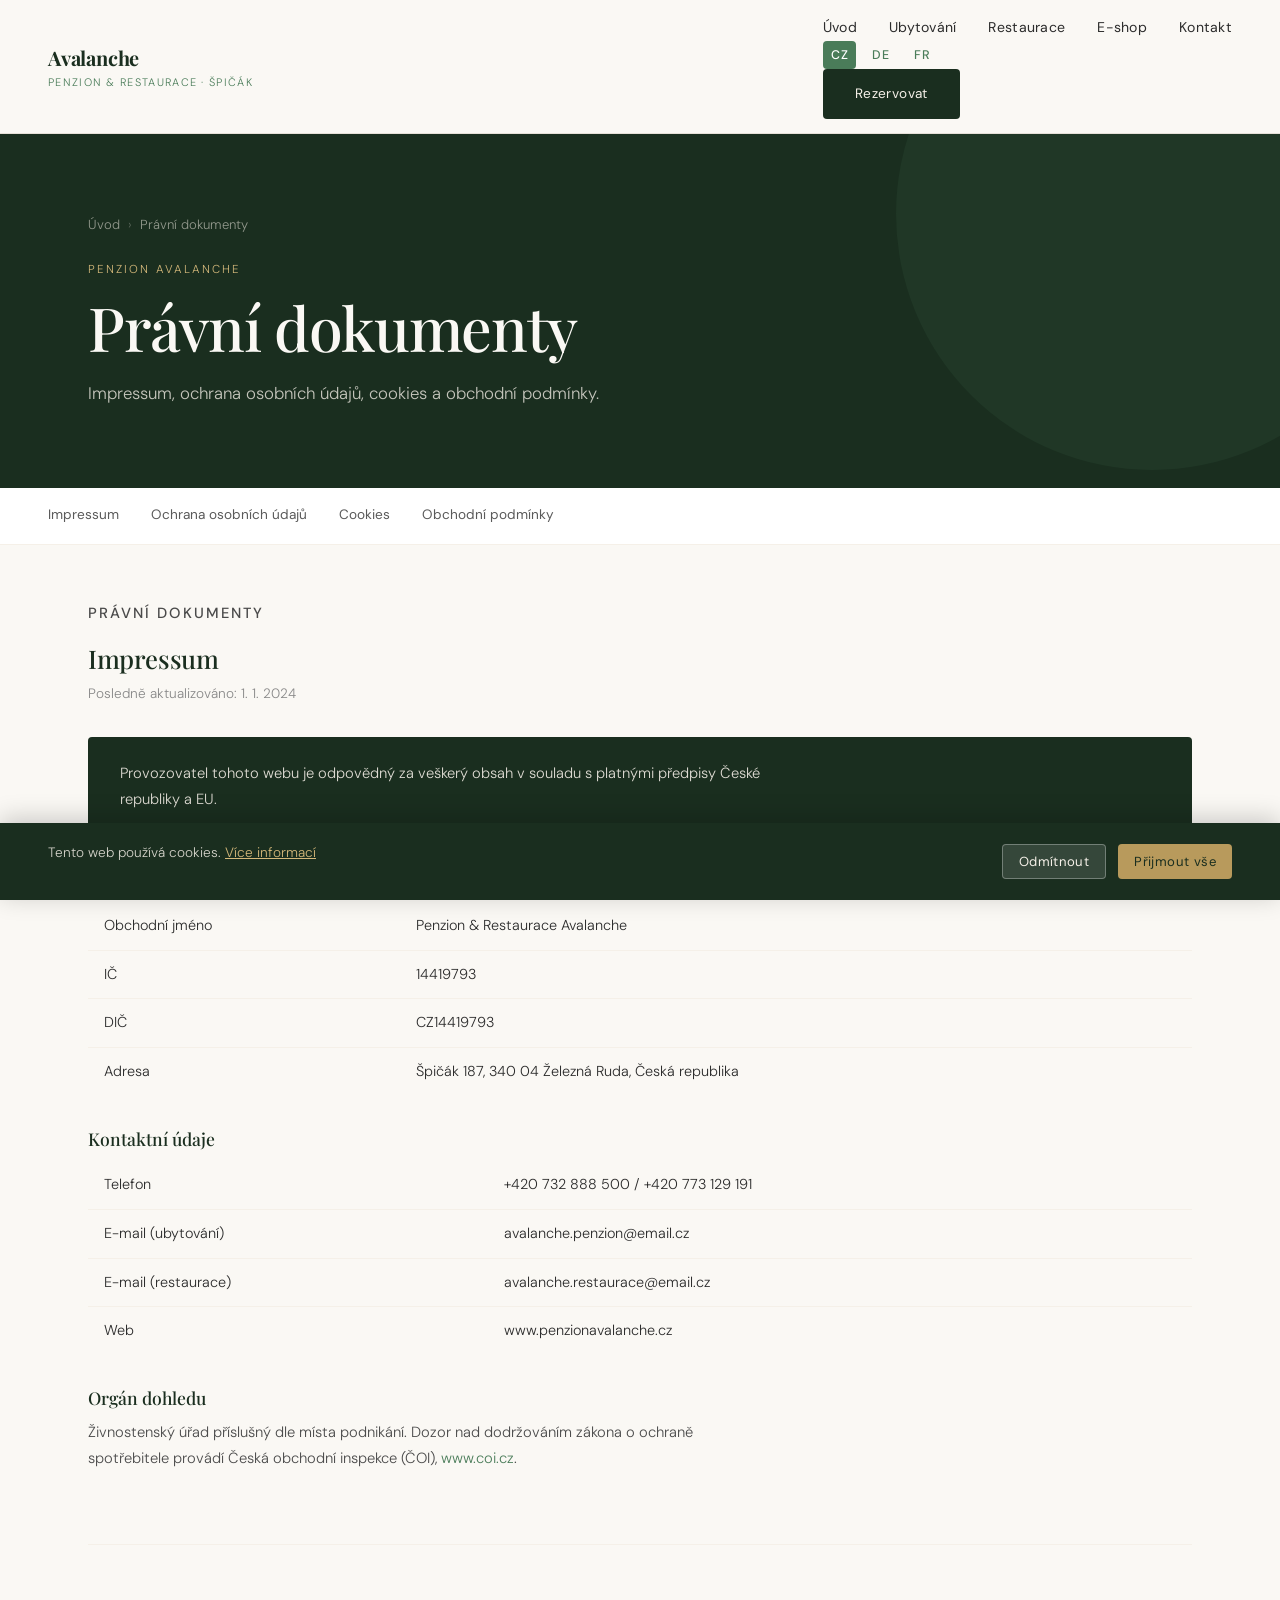
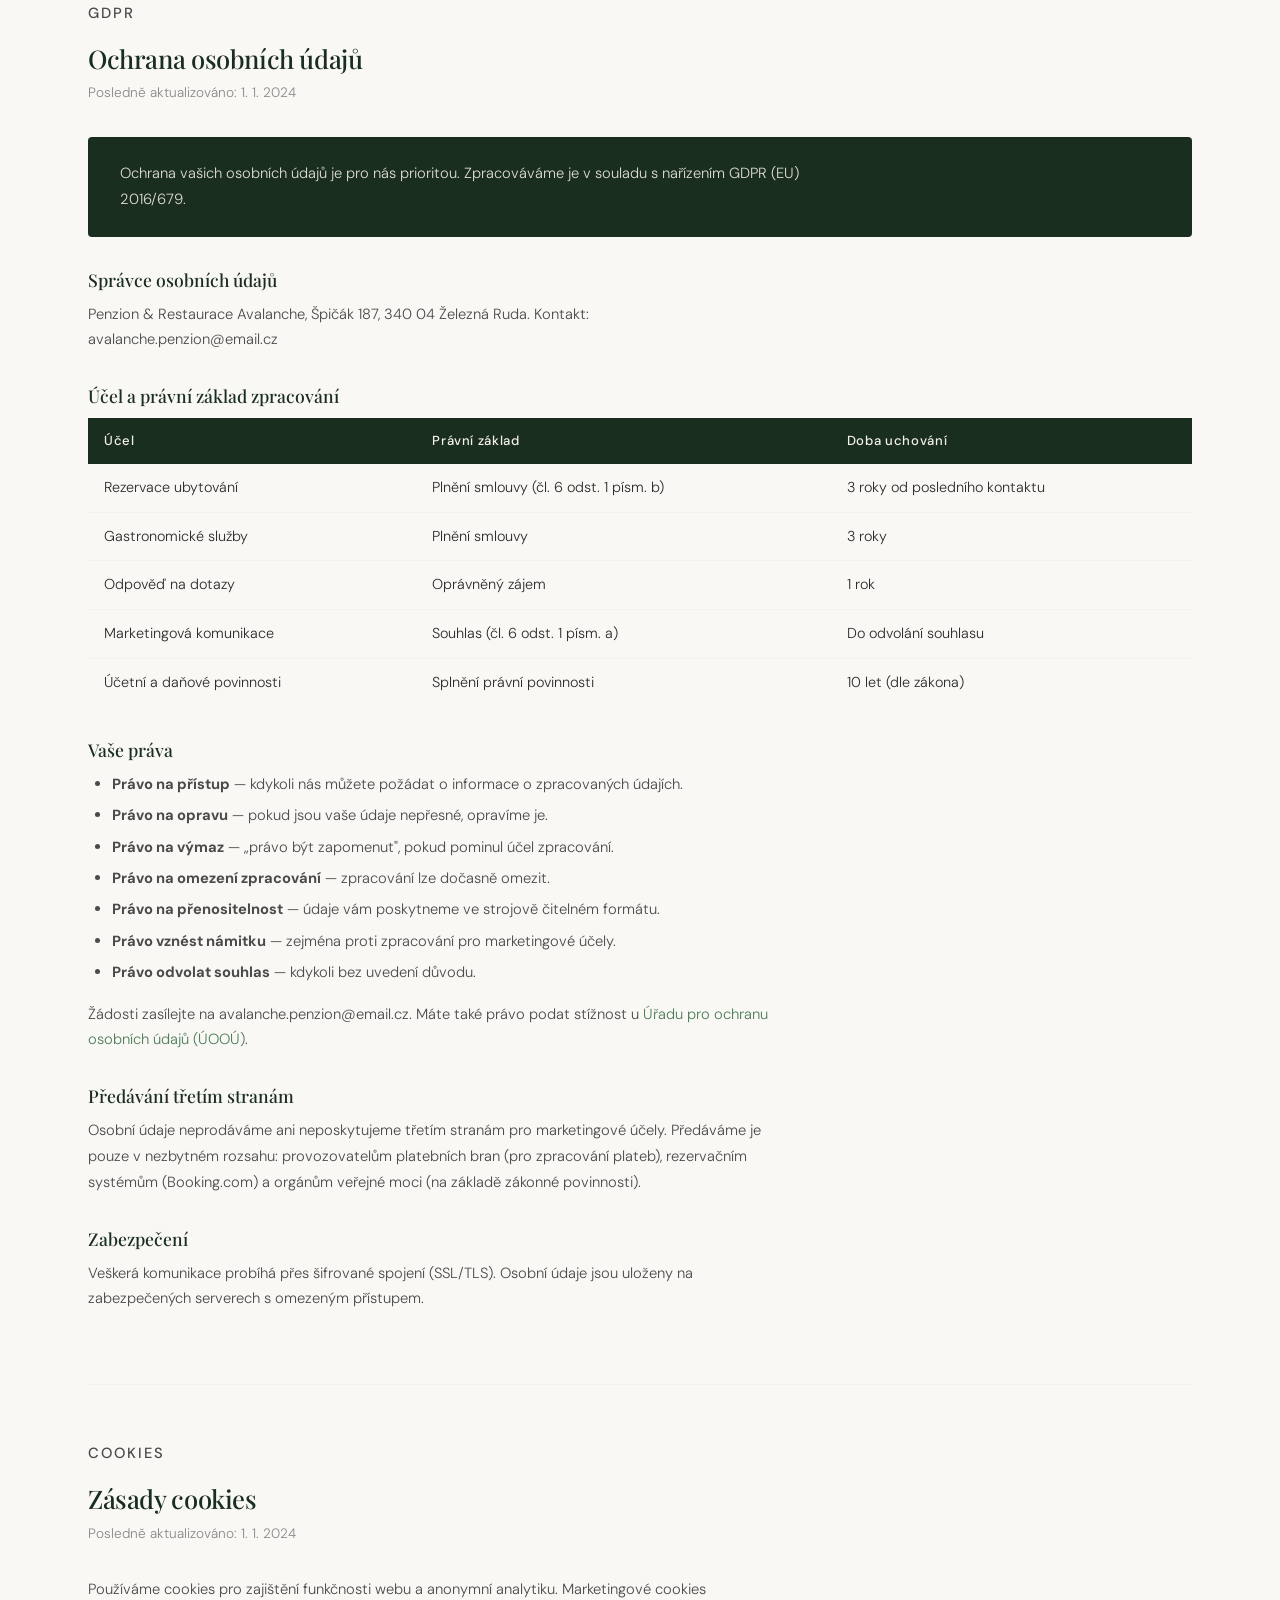
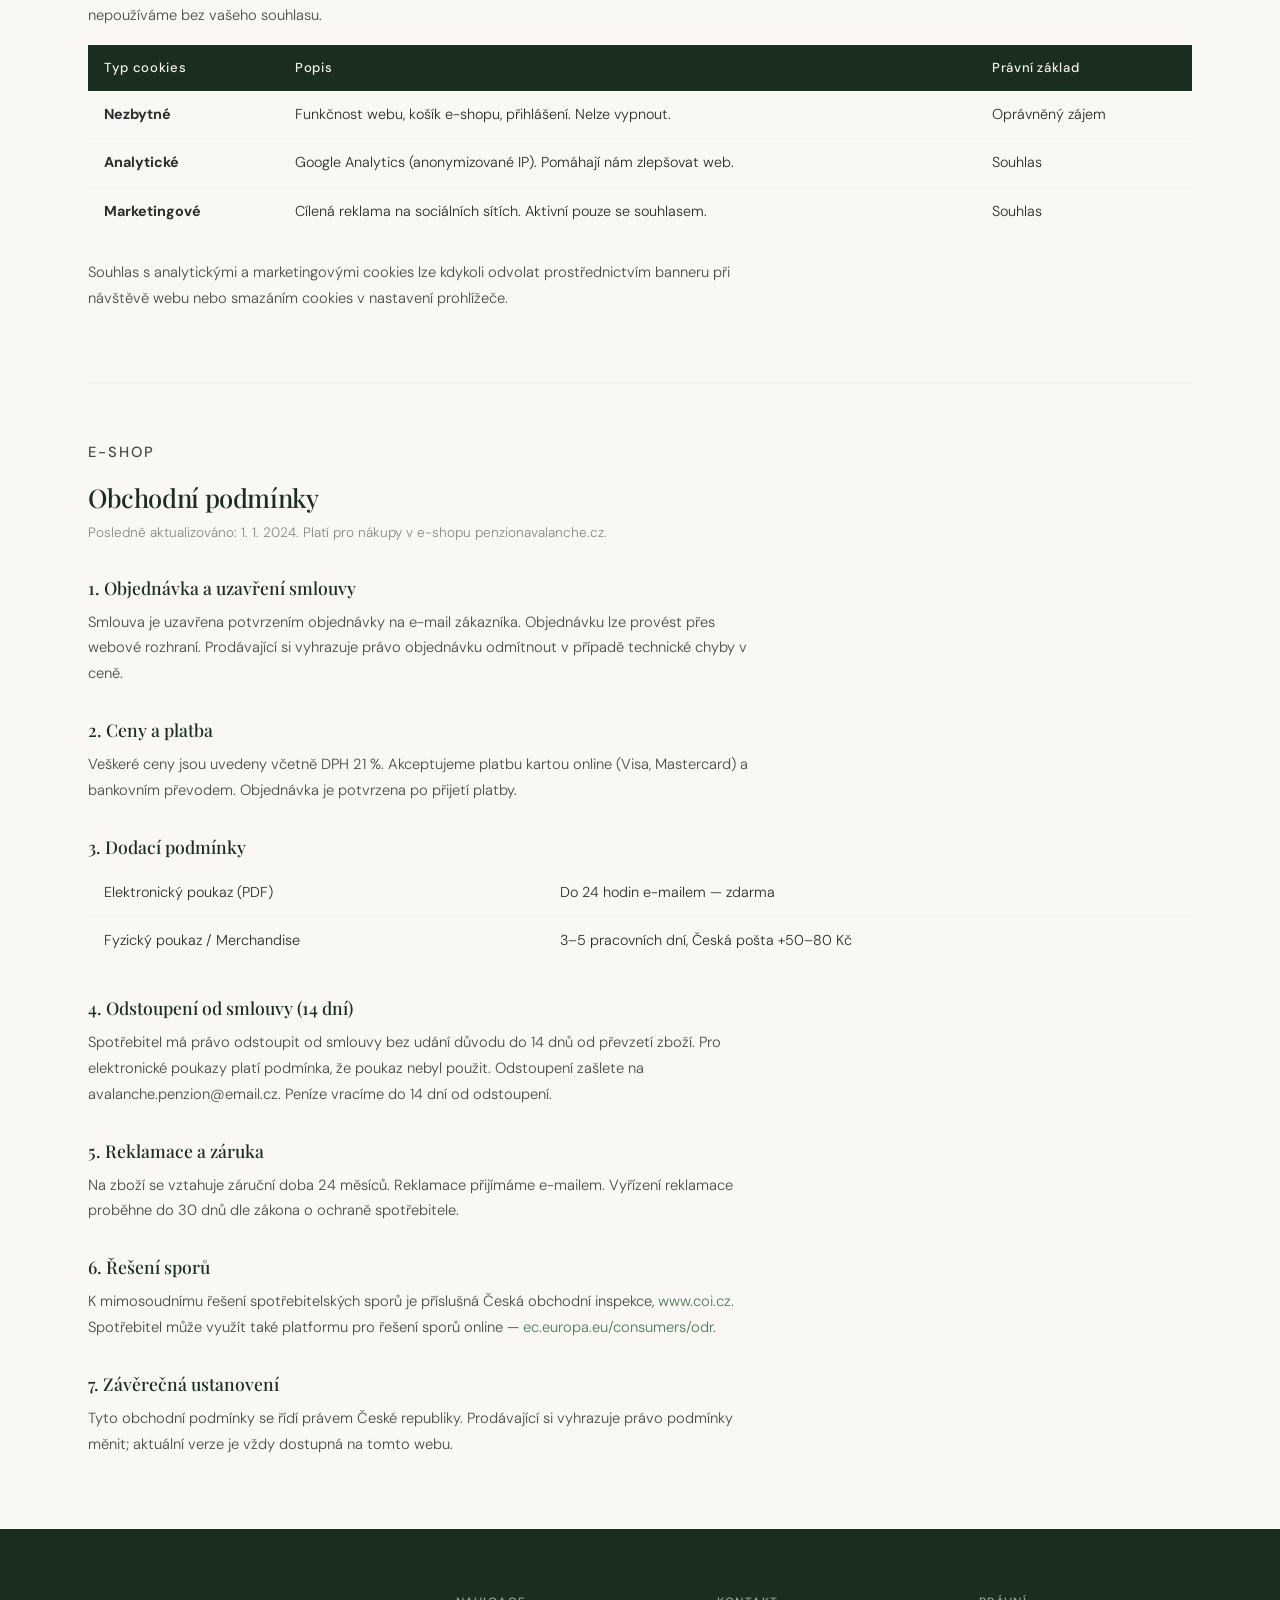
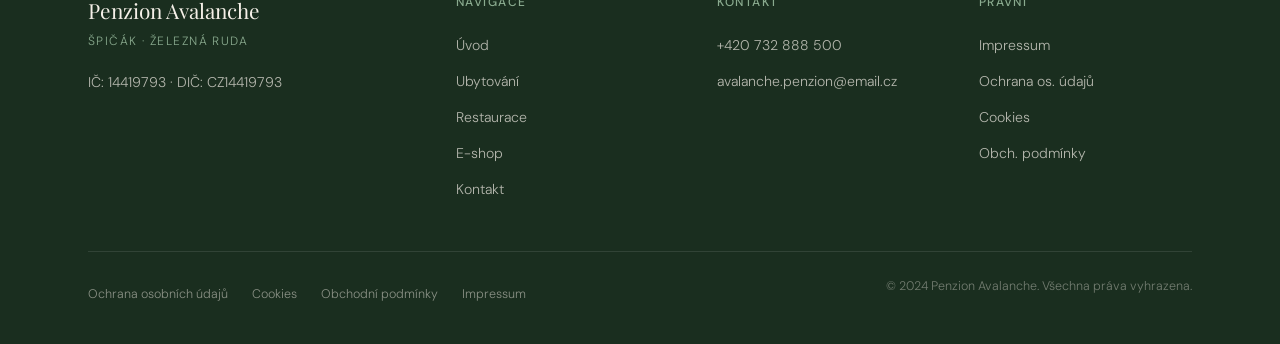
<file: pravni.html>
<!DOCTYPE html>
<html lang="cs">
<head>
  <meta charset="UTF-8">
  <meta name="viewport" content="width=device-width, initial-scale=1.0">
  <title>Právní dokumenty – Impressum, GDPR, Cookies | Penzion Avalanche</title>
  <meta name="description" content="Impressum, ochrana osobních údajů (GDPR), cookies a obchodní podmínky Penzionu Avalanche, Špičák 187, Železná Ruda. IČ: 14419793.">
  <link rel="stylesheet" href="css/style.css">
  <link rel="icon" href="data:image/svg+xml,<svg xmlns='http://www.w3.org/2000/svg' viewBox='0 0 100 100'><text y='.9em' font-size='90'>🏔</text></svg>">
  <style>
    .legal-nav {
      position: sticky;
      top: 70px;
      background: white;
      border-bottom: 1px solid var(--cream);
      z-index: 50;
      padding: 0.75rem 0;
    }
    .legal-nav__inner {
      display: flex;
      gap: 2rem;
      overflow-x: auto;
      padding: 0 clamp(1rem, 5vw, 3rem);
    }
    .legal-nav__inner a {
      font-size: 0.85rem;
      font-weight: 400;
      color: #5a5a5a;
      white-space: nowrap;
      padding: 0.25rem 0;
      border-bottom: 2px solid transparent;
      transition: all var(--transition);
    }
    .legal-nav__inner a:hover {
      color: var(--forest);
      border-bottom-color: var(--moss);
    }

    .legal-section {
      padding: 3.5rem 0;
      border-bottom: 1px solid var(--cream);
    }
    .legal-section:last-child { border-bottom: none; }

    .legal-section h2 {
      font-size: 1.6rem;
      margin-bottom: 0.5rem;
      scroll-margin-top: 120px;
    }

    .legal-section h3 {
      font-size: 1.1rem;
      margin: 2rem 0 0.75rem;
    }

    .legal-section p,
    .legal-section li {
      font-size: 0.92rem;
      color: #4a4a4a;
      line-height: 1.75;
    }

    .legal-section ul {
      padding-left: 1.5rem;
      margin-bottom: 1rem;
    }

    .legal-section ul li { margin-bottom: 0.35rem; }

    .gdpr-statement {
      background: var(--forest);
      color: var(--cream);
      border-radius: var(--radius);
      padding: 1.5rem 2rem;
      margin-bottom: 2rem;
    }

    .gdpr-statement p {
      color: rgba(245,240,232,0.9);
      margin: 0;
    }
  </style>

   <title>Penzion & Restaurace v Železné Rudě – Špičák | Avalanche Šumava</title>
<meta name="description" content="Rodinný penzion a restaurace Avalanche v Železné Rudě – Špičák. Ubytování na Šumavě blízko lanovky, turistických tras a lyžařských areálů. Restaurace s tradiční českou kuchyní a parkováním zdarma.">
<meta name="keywords" content="penzion Špičák, ubytování Železná Ruda, penzion Šumava, restaurace Špičák, hotel Železná Ruda, ubytování Šumava, Avalanche penzion, restaurace Železná Ruda, lyžování Špičák, dovolená Šumava">
<meta name="author" content="Penzion Avalanche">
<meta name="robots" content="index, follow">
<meta name="viewport" content="width=device-width, initial-scale=1.0">
<meta property="og:title" content="Penzion Avalanche | Ubytování a Restaurace na Šumavě">
<meta property="og:description" content="Rodinný penzion v centru Špičáku. Komfortní ubytování, česká kuchyně a ideální poloha pro turistiku i lyžování na Šumavě.">
<meta property="og:type" content="website">
<meta property="og:locale" content="cs_CZ">
<meta property="og:url" content="https://penzionavalanche.cz">
<meta property="og:image" content="https://penzionavalanche.cz/og-image.jpg">
<meta name="twitter:card" content="summary_large_image">
<meta name="twitter:title" content="Penzion Avalanche | Špičák – Železná Ruda">
<meta name="twitter:description" content="Ubytování a restaurace v srdci Šumavy. 100 m od lanovky Pancíř.">
<link rel="canonical" href="https://penzionavalanche.cz">
<link rel="icon" href="/favicon.ico" type="image/x-icon">
<script type="application/ld+json">
{
  "@context": "https://schema.org",
  "@type": "LodgingBusiness",
  "name": "Penzion Avalanche",
  "image": "https://penzionavalanche.cz/og-image.jpg",
  "url": "https://penzionavalanche.cz/",
  "telephone": "+420732888500",
  "email": "avalanche.penzion@email.cz",
  "address": {
    "@type": "PostalAddress",
    "streetAddress": "Špičák 187",
    "addressLocality": "Železná Ruda",
    "postalCode": "340 04",
    "addressCountry": "CZ"
  },
  "description": "Rodinný penzion a restaurace v centru Špičáku na Šumavě.",
  "areaServed": "Šumava",
  "starRating": {
    "@type": "Rating",
    "ratingValue": "4.5"
  },
  "amenityFeature": [
    {
      "@type": "LocationFeatureSpecification",
      "name": "Wi-Fi zdarma",
      "value": true
    },
    {
      "@type": "LocationFeatureSpecification",
      "name": "Parkování zdarma",
      "value": true
    },
    {
      "@type": "LocationFeatureSpecification",
      "name": "Snídaně v ceně",
      "value": true
    }
  ]
}
</script>
</head>
<body>

<nav class="nav">
  <div class="nav__inner">
    <a href="index.html" class="nav__logo">
      <span class="nav__logo-title">Avalanche</span>
      <span class="nav__logo-sub">Penzion & Restaurace · Špičák</span>
    </a>
    <button class="nav__toggle" aria-label="Menu"><span></span><span></span><span></span></button>
    <div class="nav__desktop">
      <ul class="nav__links">
        <li><a href="index.html">Úvod</a></li>
        <li><a href="ubytovani.html">Ubytování</a></li>
        <li><a href="restaurace.html">Restaurace</a></li>
        <li><a href="eshop.html">E-shop</a></li>
        <li><a href="kontakt.html">Kontakt</a></li>
      </ul>
      <div class="nav__lang"><a href="#" class="active" data-lang="cz">CZ</a><a href="#" data-lang="de">DE</a><a href="#" data-lang="fr">FR</a></div>
      <a href="kontakt.html" class="btn nav__cta">Rezervovat</a>
    </div>
  </div>
</nav>

<!-- PAGE HERO -->
<section class="page-hero">
  <div class="container">
    <nav class="breadcrumb">
      <a href="index.html">Úvod</a>
      <span class="breadcrumb__sep">›</span>
      <span>Právní dokumenty</span>
    </nav>
    <p class="page-hero__eyebrow">Penzion Avalanche</p>
    <h1 class="page-hero__title">Právní dokumenty</h1>
    <p class="page-hero__text">Impressum, ochrana osobních údajů, cookies a obchodní podmínky.</p>
  </div>
</section>

<!-- LEGAL QUICK NAV -->
<nav class="legal-nav">
  <div class="legal-nav__inner">
    <a href="#impressum">Impressum</a>
    <a href="#ochrana-osobnich-udaju">Ochrana osobních údajů</a>
    <a href="#cookies">Cookies</a>
    <a href="#obchodni-podminky">Obchodní podmínky</a>
  </div>
</nav>

<div class="container">

  <!-- ─── IMPRESSUM ─── -->
  <div class="legal-section" id="impressum">
    <p class="label">Právní dokumenty</p>
    <h2>Impressum</h2>
    <p style="color:#888;font-size:0.85rem;margin-bottom:2rem">Posledně aktualizováno: 1. 1. 2024</p>

    <div class="gdpr-statement">
      <p>Provozovatel tohoto webu je odpovědný za veškerý obsah v souladu s platnými předpisy České republiky a EU.</p>
    </div>

    <h3>Provozovatel</h3>
    <table class="policy-table">
      <tbody>
        <tr><td>Obchodní jméno</td><td>Penzion & Restaurace Avalanche</td></tr>
        <tr><td>IČ</td><td>14419793</td></tr>
        <tr><td>DIČ</td><td>CZ14419793</td></tr>
        <tr><td>Adresa</td><td>Špičák 187, 340 04 Železná Ruda, Česká republika</td></tr>
      </tbody>
    </table>

    <h3>Kontaktní údaje</h3>
    <table class="policy-table">
      <tbody>
        <tr><td>Telefon</td><td>+420 732 888 500 / +420 773 129 191</td></tr>
        <tr><td>E-mail (ubytování)</td><td>avalanche.penzion@email.cz</td></tr>
        <tr><td>E-mail (restaurace)</td><td>avalanche.restaurace@email.cz</td></tr>
        <tr><td>Web</td><td>www.penzionavalanche.cz</td></tr>
      </tbody>
    </table>

    <h3>Orgán dohledu</h3>
    <p>Živnostenský úřad příslušný dle místa podnikání. Dozor nad dodržováním zákona o ochraně spotřebitele provádí Česká obchodní inspekce (ČOI), <a href="https://www.coi.cz" target="_blank" rel="noopener" style="color:var(--moss)">www.coi.cz</a>.</p>
  </div>

  <!-- ─── OCHRANA OSOBNÍCH ÚDAJŮ ─── -->
  <div class="legal-section" id="ochrana-osobnich-udaju">
    <p class="label">GDPR</p>
    <h2>Ochrana osobních údajů</h2>
    <p style="color:#888;font-size:0.85rem;margin-bottom:2rem">Posledně aktualizováno: 1. 1. 2024</p>

    <div class="gdpr-statement">
      <p>Ochrana vašich osobních údajů je pro nás prioritou. Zpracováváme je v souladu s nařízením GDPR (EU) 2016/679.</p>
    </div>

    <h3>Správce osobních údajů</h3>
    <p>Penzion & Restaurace Avalanche, Špičák 187, 340 04 Železná Ruda. Kontakt: avalanche.penzion@email.cz</p>

    <h3>Účel a právní základ zpracování</h3>
    <table class="policy-table">
      <thead>
        <tr><th>Účel</th><th>Právní základ</th><th>Doba uchování</th></tr>
      </thead>
      <tbody>
        <tr><td>Rezervace ubytování</td><td>Plnění smlouvy (čl. 6 odst. 1 písm. b)</td><td>3 roky od posledního kontaktu</td></tr>
        <tr><td>Gastronomické služby</td><td>Plnění smlouvy</td><td>3 roky</td></tr>
        <tr><td>Odpověď na dotazy</td><td>Oprávněný zájem</td><td>1 rok</td></tr>
        <tr><td>Marketingová komunikace</td><td>Souhlas (čl. 6 odst. 1 písm. a)</td><td>Do odvolání souhlasu</td></tr>
        <tr><td>Účetní a daňové povinnosti</td><td>Splnění právní povinnosti</td><td>10 let (dle zákona)</td></tr>
      </tbody>
    </table>

    <h3>Vaše práva</h3>
    <ul>
      <li><strong>Právo na přístup</strong> — kdykoli nás můžete požádat o informace o zpracovaných údajích.</li>
      <li><strong>Právo na opravu</strong> — pokud jsou vaše údaje nepřesné, opravíme je.</li>
      <li><strong>Právo na výmaz</strong> — „právo být zapomenut", pokud pominul účel zpracování.</li>
      <li><strong>Právo na omezení zpracování</strong> — zpracování lze dočasně omezit.</li>
      <li><strong>Právo na přenositelnost</strong> — údaje vám poskytneme ve strojově čitelném formátu.</li>
      <li><strong>Právo vznést námitku</strong> — zejména proti zpracování pro marketingové účely.</li>
      <li><strong>Právo odvolat souhlas</strong> — kdykoli bez uvedení důvodu.</li>
    </ul>
    <p>Žádosti zasílejte na avalanche.penzion@email.cz. Máte také právo podat stížnost u <a href="https://www.uoou.cz" target="_blank" rel="noopener" style="color:var(--moss)">Úřadu pro ochranu osobních údajů (ÚOOÚ)</a>.</p>

    <h3>Předávání třetím stranám</h3>
    <p>Osobní údaje neprodáváme ani neposkytujeme třetím stranám pro marketingové účely. Předáváme je pouze v nezbytném rozsahu: provozovatelům platebních bran (pro zpracování plateb), rezervačním systémům (Booking.com) a orgánům veřejné moci (na základě zákonné povinnosti).</p>

    <h3>Zabezpečení</h3>
    <p>Veškerá komunikace probíhá přes šifrované spojení (SSL/TLS). Osobní údaje jsou uloženy na zabezpečených serverech s omezeným přístupem.</p>
  </div>

  <!-- ─── COOKIES ─── -->
  <div class="legal-section" id="cookies">
    <p class="label">Cookies</p>
    <h2>Zásady cookies</h2>
    <p style="color:#888;font-size:0.85rem;margin-bottom:2rem">Posledně aktualizováno: 1. 1. 2024</p>

    <p>Používáme cookies pro zajištění funkčnosti webu a anonymní analytiku. Marketingové cookies nepoužíváme bez vašeho souhlasu.</p>

    <table class="policy-table">
      <thead>
        <tr><th>Typ cookies</th><th>Popis</th><th>Právní základ</th></tr>
      </thead>
      <tbody>
        <tr>
          <td><strong>Nezbytné</strong></td>
          <td>Funkčnost webu, košík e-shopu, přihlášení. Nelze vypnout.</td>
          <td>Oprávněný zájem</td>
        </tr>
        <tr>
          <td><strong>Analytické</strong></td>
          <td>Google Analytics (anonymizované IP). Pomáhají nám zlepšovat web.</td>
          <td>Souhlas</td>
        </tr>
        <tr>
          <td><strong>Marketingové</strong></td>
          <td>Cílená reklama na sociálních sítích. Aktivní pouze se souhlasem.</td>
          <td>Souhlas</td>
        </tr>
      </tbody>
    </table>

    <p>Souhlas s analytickými a marketingovými cookies lze kdykoli odvolat prostřednictvím banneru při návštěvě webu nebo smazáním cookies v nastavení prohlížeče.</p>
  </div>

  <!-- ─── OBCHODNÍ PODMÍNKY ─── -->
  <div class="legal-section" id="obchodni-podminky">
    <p class="label">E-shop</p>
    <h2>Obchodní podmínky</h2>
    <p style="color:#888;font-size:0.85rem;margin-bottom:2rem">Posledně aktualizováno: 1. 1. 2024. Platí pro nákupy v e-shopu penzionavalanche.cz.</p>

    <h3>1. Objednávka a uzavření smlouvy</h3>
    <p>Smlouva je uzavřena potvrzením objednávky na e-mail zákazníka. Objednávku lze provést přes webové rozhraní. Prodávající si vyhrazuje právo objednávku odmítnout v případě technické chyby v ceně.</p>

    <h3>2. Ceny a platba</h3>
    <p>Veškeré ceny jsou uvedeny včetně DPH 21 %. Akceptujeme platbu kartou online (Visa, Mastercard) a bankovním převodem. Objednávka je potvrzena po přijetí platby.</p>

    <h3>3. Dodací podmínky</h3>
    <table class="policy-table">
      <tbody>
        <tr><td>Elektronický poukaz (PDF)</td><td>Do 24 hodin e-mailem — zdarma</td></tr>
        <tr><td>Fyzický poukaz / Merchandise</td><td>3–5 pracovních dní, Česká pošta +50–80 Kč</td></tr>
      </tbody>
    </table>

    <h3>4. Odstoupení od smlouvy (14 dní)</h3>
    <p>Spotřebitel má právo odstoupit od smlouvy bez udání důvodu do 14 dnů od převzetí zboží. Pro elektronické poukazy platí podmínka, že poukaz nebyl použit. Odstoupení zašlete na avalanche.penzion@email.cz. Peníze vracíme do 14 dní od odstoupení.</p>

    <h3>5. Reklamace a záruka</h3>
    <p>Na zboží se vztahuje záruční doba 24 měsíců. Reklamace přijímáme e-mailem. Vyřízení reklamace proběhne do 30 dnů dle zákona o ochraně spotřebitele.</p>

    <h3>6. Řešení sporů</h3>
    <p>K mimosoudnímu řešení spotřebitelských sporů je příslušná Česká obchodní inspekce, <a href="https://www.coi.cz/mimosoudni-reseni-spotrebitelskych-sporu-adr/" target="_blank" rel="noopener" style="color:var(--moss)">www.coi.cz</a>. Spotřebitel může využít také platformu pro řešení sporů online — <a href="https://ec.europa.eu/consumers/odr/" target="_blank" rel="noopener" style="color:var(--moss)">ec.europa.eu/consumers/odr</a>.</p>

    <h3>7. Závěrečná ustanovení</h3>
    <p>Tyto obchodní podmínky se řídí právem České republiky. Prodávající si vyhrazuje právo podmínky měnit; aktuální verze je vždy dostupná na tomto webu.</p>
  </div>

</div>

<!-- FOOTER -->
<footer class="footer" style="margin-top:0">
  <div class="container">
    <div class="footer__grid">
      <div>
        <div class="footer__brand-title">Penzion Avalanche</div>
        <div class="footer__brand-sub">Špičák · Železná Ruda</div>
        <p class="footer__brand-text">IČ: 14419793 · DIČ: CZ14419793</p>
      </div>
      <div>
        <div class="footer__col-title">Navigace</div>
        <ul class="footer__links">
          <li><a href="index.html">Úvod</a></li>
          <li><a href="ubytovani.html">Ubytování</a></li>
          <li><a href="restaurace.html">Restaurace</a></li>
          <li><a href="eshop.html">E-shop</a></li>
          <li><a href="kontakt.html">Kontakt</a></li>
        </ul>
      </div>
      <div>
        <div class="footer__col-title">Kontakt</div>
        <ul class="footer__links">
          <li><a href="tel:+420732888500">+420 732 888 500</a></li>
          <li><a href="mailto:avalanche.penzion@email.cz">avalanche.penzion@email.cz</a></li>
        </ul>
      </div>
      <div>
        <div class="footer__col-title">Právní</div>
        <ul class="footer__links">
          <li><a href="#impressum">Impressum</a></li>
          <li><a href="#ochrana-osobnich-udaju">Ochrana os. údajů</a></li>
          <li><a href="#cookies">Cookies</a></li>
          <li><a href="#obchodni-podminky">Obch. podmínky</a></li>
        </ul>
      </div>
    </div>
    <div class="footer__bottom">
      <div class="footer__legal">
        <a href="#ochrana-osobnich-udaju">Ochrana osobních údajů</a>
        <a href="#cookies">Cookies</a>
        <a href="#obchodni-podminky">Obchodní podmínky</a>
        <a href="#impressum">Impressum</a>
      </div>
      <p class="footer__copy">© 2024 Penzion Avalanche. Všechna práva vyhrazena.</p>
    </div>
  </div>
</footer>

<div id="gdprBanner" class="gdpr-banner">
  <p class="gdpr-banner__text">Tento web používá cookies. <a href="#cookies">Více informací</a></p>
  <div class="gdpr-banner__actions">
    <button id="gdprReject" class="btn btn--ghost" style="padding:0.5rem 1rem;font-size:0.82rem">Odmítnout</button>
    <button id="gdprAccept" class="btn btn--gold" style="padding:0.5rem 1rem;font-size:0.82rem">Přijmout vše</button>
  </div>
</div>

<script src="js/main.js"></script>
</body>
</html>
</file>
<file: css/style.css>
/* ============================================
   PENZION AVALANCHE – Main Stylesheet
   Aesthetic: Alpine Elegance / Natural Refined
   ============================================ */

@import url('https://fonts.googleapis.com/css2?family=Playfair+Display:wght@400;500;700&family=DM+Sans:ital,opsz,wght@0,9..40,300;0,9..40,400;0,9..40,500;1,9..40,300&display=swap');

/* ---- CSS Variables ---- */
:root {
  --forest:    #1a2e1f;
  --pine:      #2d4a35;
  --moss:      #4a7c59;
  --sage:      #8aab8f;
  --stone:     #c8bfb0;
  --cream:     #f5f0e8;
  --warm-white:#faf8f4;
  --charcoal:  #2c2c2c;
  --gold:      #b89a5c;
  --gold-light:#d4b87a;
  --red-accent:#8b3a2a;

  --font-display: 'Playfair Display', Georgia, serif;
  --font-body:    'DM Sans', system-ui, sans-serif;

  --radius: 4px;
  --shadow: 0 4px 24px rgba(26,46,31,0.12);
  --shadow-lg: 0 12px 48px rgba(26,46,31,0.18);

  --transition: 0.28s cubic-bezier(0.4, 0, 0.2, 1);
}

/* ---- Reset & Base ---- */
*, *::before, *::after { box-sizing: border-box; margin: 0; padding: 0; }

html { scroll-behavior: smooth; font-size: 16px; }

body {
  font-family: var(--font-body);
  background: var(--warm-white);
  color: var(--charcoal);
  line-height: 1.65;
  font-weight: 300;
  -webkit-font-smoothing: antialiased;
}

img { max-width: 100%; height: auto; display: block; }

a { color: inherit; text-decoration: none; transition: color var(--transition); }

/* ---- Typography ---- */
h1, h2, h3, h4 {
  font-family: var(--font-display);
  font-weight: 500;
  line-height: 1.2;
  color: var(--forest);
}

h1 { font-size: clamp(2.2rem, 5vw, 3.8rem); letter-spacing: -0.02em; }
h2 { font-size: clamp(1.6rem, 3.5vw, 2.6rem); letter-spacing: -0.015em; }
h3 { font-size: clamp(1.2rem, 2.5vw, 1.6rem); }
h4 { font-size: 1.1rem; font-weight: 600; }

p { margin-bottom: 1rem; max-width: 68ch; }

.label {
  font-size: 0.72rem;
  font-weight: 500;
  letter-spacing: 0.14em;
  text-transform: uppercase;
  color: var(--moss);
}

/* ---- Layout ---- */
.container {
  width: min(1200px, 100%);
  margin: 0 auto;
  padding: 0 clamp(1rem, 5vw, 3rem);
}

.section {
  padding: clamp(3rem, 8vw, 7rem) 0;
}

.section--alt {
  background: var(--cream);
}

.section--dark {
  background: var(--forest);
  color: var(--cream);
}

.section--dark h1,
.section--dark h2,
.section--dark h3,
.section--dark h4 { color: var(--cream); }

.grid-2 { display: grid; grid-template-columns: repeat(auto-fit, minmax(280px, 1fr)); gap: 2rem; }
.grid-3 { display: grid; grid-template-columns: repeat(auto-fit, minmax(240px, 1fr)); gap: 2rem; }
.grid-4 { display: grid; grid-template-columns: repeat(auto-fit, minmax(200px, 1fr)); gap: 1.5rem; }

/* ---- Navigation ---- */
.nav {
  position: sticky;
  top: 0;
  z-index: 100;
  background: rgba(250,248,244,0.95);
  backdrop-filter: blur(12px);
  border-bottom: 1px solid rgba(200,191,176,0.4);
  transition: box-shadow var(--transition);
}

.nav.scrolled {
  box-shadow: 0 2px 20px rgba(26,46,31,0.1);
}

.nav__inner {
  display: flex;
  align-items: center;
  justify-content: space-between;
  padding: 0.9rem clamp(1rem, 5vw, 3rem);
}

.nav__logo {
  display: flex;
  flex-direction: column;
  gap: 0;
}

.nav__logo-title {
  font-family: var(--font-display);
  font-size: 1.25rem;
  font-weight: 700;
  color: var(--forest);
  letter-spacing: -0.01em;
}

.nav__logo-sub {
  font-size: 0.68rem;
  letter-spacing: 0.12em;
  text-transform: uppercase;
  color: var(--moss);
}

.nav__links {
  display: flex;
  align-items: center;
  gap: 2rem;
  list-style: none;
}

.nav__links a {
  font-size: 0.88rem;
  font-weight: 400;
  color: var(--charcoal);
  letter-spacing: 0.02em;
  position: relative;
}

.nav__links a::after {
  content: '';
  position: absolute;
  bottom: -3px;
  left: 0;
  width: 0;
  height: 1px;
  background: var(--moss);
  transition: width var(--transition);
}

.nav__links a:hover::after,
.nav__links a.active::after { width: 100%; }

.nav__links a.active { color: var(--forest); font-weight: 500; }

.nav__lang {
  display: flex;
  gap: 0.5rem;
  font-size: 0.78rem;
  font-weight: 500;
  letter-spacing: 0.06em;
}

.nav__lang a {
  padding: 0.25rem 0.5rem;
  border-radius: var(--radius);
  color: var(--moss);
  transition: all var(--transition);
}

.nav__lang a:hover { background: var(--cream); color: var(--forest); }
.nav__lang a.active { background: var(--moss); color: white; }

.nav__cta {
  background: var(--forest);
  color: var(--cream) !important;
  padding: 0.6rem 1.3rem;
  border-radius: var(--radius);
  font-weight: 400 !important;
  font-size: 0.85rem !important;
  transition: background var(--transition);
}

.nav__cta:hover { background: var(--pine) !important; }
.nav__cta::after { display: none !important; }

/* ---- Mobile Nav ---- */
.nav__toggle {
  display: none;
  flex-direction: column;
  gap: 5px;
  cursor: pointer;
  background: none;
  border: none;
  padding: 4px;
}

.nav__toggle span {
  display: block;
  width: 22px;
  height: 2px;
  background: var(--forest);
  transition: all var(--transition);
}

@media (max-width: 768px) {
  .nav__toggle { display: flex; }

  .nav__desktop {
    display: none;
    position: absolute;
    top: 100%;
    left: 0;
    right: 0;
    background: var(--warm-white);
    border-top: 1px solid var(--stone);
    padding: 1.5rem clamp(1rem, 5vw, 3rem);
    flex-direction: column;
    gap: 1.5rem;
  }

  .nav__desktop.open { display: flex; }

  .nav__links {
    flex-direction: column;
    align-items: flex-start;
    gap: 1rem;
  }

  .nav__lang {
    order: -1;
  }
}

/* ---- Buttons ---- */
.btn {
  display: inline-flex;
  align-items: center;
  gap: 0.5rem;
  padding: 0.85rem 2rem;
  border-radius: var(--radius);
  font-family: var(--font-body);
  font-size: 0.9rem;
  font-weight: 400;
  letter-spacing: 0.03em;
  cursor: pointer;
  border: none;
  transition: all var(--transition);
  text-decoration: none;
}

.btn--primary {
  background: var(--forest);
  color: var(--cream);
}

.btn--primary:hover {
  background: var(--pine);
  transform: translateY(-1px);
  box-shadow: 0 6px 20px rgba(26,46,31,0.25);
}

.btn--outline {
  background: transparent;
  color: var(--forest);
  border: 1.5px solid var(--forest);
}

.btn--outline:hover {
  background: var(--forest);
  color: var(--cream);
}

.btn--gold {
  background: var(--gold);
  color: var(--forest);
}

.btn--gold:hover {
  background: var(--gold-light);
  transform: translateY(-1px);
}

.btn--ghost {
  background: rgba(255,255,255,0.12);
  color: var(--cream);
  border: 1px solid rgba(255,255,255,0.3);
}

.btn--ghost:hover {
  background: rgba(255,255,255,0.22);
}

/* ---- Hero ---- */
.hero {
  position: relative;
  min-height: 92vh;
  display: flex;
  align-items: center;
  overflow: hidden;
}

.hero__bg {
  position: absolute;
  inset: 0;
  filter: brightness(0.55);
  transform: scale(1.04);
  transition: transform 8s ease;
}

.hero__bg-image {
  position: absolute;
  inset: 0;
  background-size: cover;
  background-position: center;
  opacity: 0;
  animation: rotateBackground 9s infinite;
}

.hero__bg-image--1 {
  animation-delay: 0s;
}

.hero__bg-image--2 {
  animation-delay: 3s;
}

.hero__bg-image--3 {
  animation-delay: 6s;
}

@keyframes rotateBackground {
  0%, 33% { opacity: 1; }
  66%, 100% { opacity: 0; }
}

.hero:hover .hero__bg { transform: scale(1.0); }

.hero__overlay {
  position: absolute;
  inset: 0;
  background: linear-gradient(
    135deg,
    rgba(26,46,31,0.65) 0%,
    rgba(26,46,31,0.3) 50%,
    rgba(26,46,31,0.5) 100%
  );
}

.hero__content {
  position: relative;
  z-index: 2;
  color: var(--cream);
  max-width: 700px;
  animation: heroFadeIn 1.1s ease both;
}

@keyframes heroFadeIn {
  from { opacity: 0; transform: translateY(24px); }
  to   { opacity: 1; transform: translateY(0); }
}

.hero__eyebrow {
  font-size: 0.75rem;
  letter-spacing: 0.18em;
  text-transform: uppercase;
  color: var(--gold-light);
  margin-bottom: 1.2rem;
  font-weight: 400;
}

.hero__title {
  color: var(--warm-white);
  margin-bottom: 1.2rem;
  text-shadow: 0 2px 12px rgba(0,0,0,0.3);
}

.hero__subtitle {
  font-size: 1.1rem;
  color: rgba(245,240,232,0.88);
  margin-bottom: 2.5rem;
  font-weight: 300;
  max-width: 52ch;
}

.hero__badges {
  display: flex;
  flex-wrap: wrap;
  gap: 0.75rem;
  margin-bottom: 2.5rem;
}

.badge {
  background: rgba(255,255,255,0.12);
  backdrop-filter: blur(8px);
  border: 1px solid rgba(255,255,255,0.22);
  color: var(--cream);
  font-size: 0.8rem;
  padding: 0.4rem 0.9rem;
  border-radius: 100px;
  display: flex;
  align-items: center;
  gap: 0.4rem;
}

.hero__actions {
  display: flex;
  flex-wrap: wrap;
  gap: 1rem;
}

.hero__scroll {
  position: absolute;
  bottom: 2.5rem;
  left: 50%;
  transform: translateX(-50%);
  z-index: 2;
  display: flex;
  flex-direction: column;
  align-items: center;
  gap: 0.5rem;
  color: rgba(245,240,232,0.6);
  font-size: 0.72rem;
  letter-spacing: 0.1em;
  text-transform: uppercase;
  animation: scrollBounce 2s ease-in-out infinite;
}

@keyframes scrollBounce {
  0%, 100% { transform: translateX(-50%) translateY(0); }
  50% { transform: translateX(-50%) translateY(6px); }
}

/* ---- Feature Cards ---- */
.feature-card {
  background: white;
  border-radius: var(--radius);
  padding: 2rem;
  border: 1px solid rgba(200,191,176,0.35);
  transition: all var(--transition);
  position: relative;
  overflow: hidden;
}

.feature-card::before {
  content: '';
  position: absolute;
  top: 0;
  left: 0;
  width: 3px;
  height: 0;
  background: var(--moss);
  transition: height var(--transition);
}

.feature-card:hover {
  box-shadow: var(--shadow);
  transform: translateY(-3px);
}

.feature-card:hover::before { height: 100%; }

.feature-card__icon {
  font-size: 1.8rem;
  margin-bottom: 1rem;
  display: block;
}

.feature-card__title {
  font-family: var(--font-display);
  font-size: 1.1rem;
  margin-bottom: 0.5rem;
  color: var(--forest);
}

.feature-card__text {
  font-size: 0.9rem;
  color: #5a5a5a;
  margin: 0;
}

/* ---- Trust Bar ---- */
.trust-bar {
  background: var(--forest);
  padding: 1.2rem 0;
}

.trust-bar__inner {
  display: flex;
  align-items: center;
  justify-content: center;
  flex-wrap: wrap;
  gap: 2rem;
}

.trust-item {
  display: flex;
  align-items: center;
  gap: 0.6rem;
  color: var(--cream);
  font-size: 0.85rem;
}

.trust-item__icon { color: var(--gold-light); font-size: 1rem; }

/* ---- Stars ---- */
.stars {
  color: var(--gold);
  font-size: 1.1rem;
  letter-spacing: 2px;
}

/* ---- Process Steps ---- */
.steps {
  display: grid;
  grid-template-columns: repeat(auto-fit, minmax(200px, 1fr));
  gap: 0;
  position: relative;
}

.steps::before {
  content: '';
  position: absolute;
  top: 2.5rem;
  left: 12%;
  right: 12%;
  height: 1px;
  background: linear-gradient(to right, transparent, var(--stone), transparent);
}

.step {
  text-align: center;
  padding: 2rem 1.5rem;
  position: relative;
}

.step__number {
  width: 3rem;
  height: 3rem;
  border-radius: 50%;
  background: var(--forest);
  color: var(--cream);
  font-family: var(--font-display);
  font-size: 1.1rem;
  display: flex;
  align-items: center;
  justify-content: center;
  margin: 0 auto 1.2rem;
  position: relative;
  z-index: 1;
}

.step__title {
  font-family: var(--font-display);
  font-size: 1.05rem;
  color: var(--forest);
  margin-bottom: 0.5rem;
}

.step__text {
  font-size: 0.88rem;
  color: #5a5a5a;
  margin: 0;
}

/* ---- Section Header ---- */
.section-header {
  margin-bottom: clamp(2rem, 5vw, 3.5rem);
}

.section-header--center { text-align: center; }
.section-header--center p { margin: 0.8rem auto 0; }

/* ---- Room Cards ---- */
.room-card {
  background: white;
  border-radius: var(--radius);
  overflow: hidden;
  border: 1px solid rgba(200,191,176,0.3);
  transition: all var(--transition);
}

.room-card:hover {
  box-shadow: var(--shadow-lg);
  transform: translateY(-4px);
}

.room-card__img {
  height: 220px;
  background: var(--stone);
  overflow: hidden;
  position: relative;
}

.room-card__img img {
  width: 100%;
  height: 100%;
  object-fit: cover;
  transition: transform 0.6s ease;
}

.room-card:hover .room-card__img img { transform: scale(1.06); }

.room-card__body {
  padding: 1.5rem;
}

.room-card__type {
  font-size: 0.72rem;
  letter-spacing: 0.14em;
  text-transform: uppercase;
  color: var(--moss);
  font-weight: 500;
  margin-bottom: 0.5rem;
}

.room-card__title {
  font-family: var(--font-display);
  font-size: 1.2rem;
  color: var(--forest);
  margin-bottom: 0.75rem;
}

.room-card__features {
  list-style: none;
  display: flex;
  flex-direction: column;
  gap: 0.4rem;
  margin-bottom: 1.2rem;
}

.room-card__features li {
  font-size: 0.88rem;
  color: #5a5a5a;
  display: flex;
  align-items: center;
  gap: 0.5rem;
}

.room-card__features li::before {
  content: '✓';
  color: var(--moss);
  font-weight: 600;
  flex-shrink: 0;
}

/* ---- Menu Items ---- */
.menu-grid {
  display: grid;
  grid-template-columns: repeat(auto-fit, minmax(280px, 1fr));
  gap: 1.5rem;
}

.menu-item {
  background: white;
  border-radius: var(--radius);
  padding: 1.5rem;
  border-left: 3px solid var(--moss);
  transition: all var(--transition);
}

.menu-item:hover {
  box-shadow: var(--shadow);
  transform: translateX(4px);
}

.menu-item__name {
  font-family: var(--font-display);
  font-size: 1.1rem;
  color: var(--forest);
  margin-bottom: 0.4rem;
}

.menu-item__desc {
  font-size: 0.88rem;
  color: #5a5a5a;
  margin: 0;
}

/* ---- Hours Table ---- */
.hours-table {
  background: white;
  border-radius: var(--radius);
  overflow: hidden;
  border: 1px solid rgba(200,191,176,0.35);
}

.hours-table tr:not(:last-child) td {
  border-bottom: 1px solid var(--cream);
}

.hours-table td {
  padding: 0.9rem 1.5rem;
  font-size: 0.92rem;
}

.hours-table td:first-child { color: #5a5a5a; font-weight: 400; }
.hours-table td:last-child  { color: var(--forest); font-weight: 500; text-align: right; }

/* ---- Contact Form ---- */
.form-group {
  margin-bottom: 1.3rem;
}

.form-label {
  display: block;
  font-size: 0.83rem;
  font-weight: 500;
  letter-spacing: 0.04em;
  color: var(--forest);
  margin-bottom: 0.5rem;
}

.form-label .required { color: var(--red-accent); margin-left: 2px; }

.form-input,
.form-select,
.form-textarea {
  width: 100%;
  padding: 0.8rem 1rem;
  border: 1.5px solid rgba(200,191,176,0.6);
  border-radius: var(--radius);
  font-family: var(--font-body);
  font-size: 0.92rem;
  color: var(--charcoal);
  background: white;
  transition: border-color var(--transition);
  outline: none;
}

.form-input:focus,
.form-select:focus,
.form-textarea:focus {
  border-color: var(--moss);
  box-shadow: 0 0 0 3px rgba(74,124,89,0.1);
}

.form-textarea { resize: vertical; min-height: 130px; }

.form-checkbox {
  display: flex;
  align-items: flex-start;
  gap: 0.75rem;
  cursor: pointer;
}

.form-checkbox input[type="checkbox"] {
  margin-top: 3px;
  width: 16px;
  height: 16px;
  accent-color: var(--moss);
  flex-shrink: 0;
}

.form-checkbox__label {
  font-size: 0.85rem;
  color: #5a5a5a;
  line-height: 1.5;
}

.form-checkbox__label a {
  color: var(--moss);
  text-decoration: underline;
}

/* ---- Product Cards ---- */
.product-card {
  background: white;
  border-radius: var(--radius);
  overflow: hidden;
  border: 1px solid rgba(200,191,176,0.3);
  transition: all var(--transition);
  display: flex;
  flex-direction: column;
}

.product-card:hover {
  box-shadow: var(--shadow-lg);
  transform: translateY(-3px);
}

.product-card__img {
  height: 180px;
  background: linear-gradient(135deg, var(--forest) 0%, var(--pine) 100%);
  display: flex;
  align-items: center;
  justify-content: center;
  font-size: 3rem;
}

.product-card__body {
  padding: 1.5rem;
  flex: 1;
  display: flex;
  flex-direction: column;
}

.product-card__name {
  font-family: var(--font-display);
  font-size: 1.1rem;
  color: var(--forest);
  margin-bottom: 0.5rem;
}

.product-card__desc {
  font-size: 0.88rem;
  color: #5a5a5a;
  flex: 1;
  margin-bottom: 1rem;
}

.product-card__price {
  font-family: var(--font-display);
  font-size: 1.4rem;
  color: var(--forest);
  margin-bottom: 0.25rem;
}

.product-card__vat {
  font-size: 0.75rem;
  color: #888;
  margin-bottom: 1rem;
}

/* ---- Alert / Notice ---- */
.notice {
  background: var(--cream);
  border-left: 3px solid var(--moss);
  border-radius: var(--radius);
  padding: 1rem 1.3rem;
  font-size: 0.88rem;
  color: #5a5a5a;
}

.notice a { color: var(--moss); text-decoration: underline; }

/* ---- Contact Info ---- */
.contact-block {
  background: var(--forest);
  color: var(--cream);
  border-radius: var(--radius);
  padding: 2rem;
}

.contact-block h3 { color: var(--cream); margin-bottom: 1.5rem; }

.contact-row {
  display: flex;
  align-items: flex-start;
  gap: 0.9rem;
  margin-bottom: 1.2rem;
}

.contact-row:last-child { margin-bottom: 0; }

.contact-row__icon {
  color: var(--gold-light);
  font-size: 1.1rem;
  flex-shrink: 0;
  margin-top: 2px;
}

.contact-row__label {
  font-size: 0.75rem;
  letter-spacing: 0.1em;
  text-transform: uppercase;
  color: var(--sage);
  margin-bottom: 0.2rem;
}

.contact-row__value {
  font-size: 0.95rem;
  color: var(--cream);
}

.contact-row__value a { color: var(--cream); }
.contact-row__value a:hover { color: var(--gold-light); }

/* ---- Map Placeholder ---- */
.map-wrap {
  border-radius: var(--radius);
  overflow: hidden;
  background: var(--stone);
  height: 350px;
}

.map-wrap iframe {
  width: 100%;
  height: 100%;
  border: none;
}

/* ---- Footer ---- */
.footer {
  background: var(--forest);
  color: var(--cream);
  padding: 4rem 0 2rem;
}

.footer__grid {
  display: grid;
  grid-template-columns: 1.5fr repeat(3, 1fr);
  gap: 3rem;
  margin-bottom: 3rem;
}

@media (max-width: 900px) {
  .footer__grid {
    grid-template-columns: repeat(2, 1fr);
  }
}

@media (max-width: 560px) {
  .footer__grid {
    grid-template-columns: 1fr;
    gap: 2rem;
  }
}

.footer__brand-title {
  font-family: var(--font-display);
  font-size: 1.3rem;
  color: var(--cream);
  margin-bottom: 0.3rem;
}

.footer__brand-sub {
  font-size: 0.75rem;
  letter-spacing: 0.12em;
  text-transform: uppercase;
  color: var(--sage);
  margin-bottom: 1.2rem;
}

.footer__brand-text {
  font-size: 0.88rem;
  color: rgba(245,240,232,0.7);
  margin-bottom: 1.5rem;
  max-width: 30ch;
}

.footer__social {
  display: flex;
  gap: 0.75rem;
}

.footer__social a {
  width: 2.2rem;
  height: 2.2rem;
  border-radius: var(--radius);
  background: rgba(255,255,255,0.08);
  display: flex;
  align-items: center;
  justify-content: center;
  font-size: 0.9rem;
  transition: all var(--transition);
}

.footer__social a:hover {
  background: var(--moss);
  transform: translateY(-2px);
}

.footer__col-title {
  font-size: 0.75rem;
  letter-spacing: 0.12em;
  text-transform: uppercase;
  color: var(--sage);
  margin-bottom: 1.2rem;
  font-weight: 500;
}

.footer__links {
  list-style: none;
  display: flex;
  flex-direction: column;
  gap: 0.6rem;
}

.footer__links a {
  font-size: 0.88rem;
  color: rgba(245,240,232,0.7);
  transition: color var(--transition);
}

.footer__links a:hover { color: var(--cream); }

.footer__bottom {
  border-top: 1px solid rgba(255,255,255,0.1);
  padding-top: 1.5rem;
  display: flex;
  justify-content: space-between;
  align-items: center;
  flex-wrap: wrap;
  gap: 1rem;
}

.footer__legal {
  display: flex;
  gap: 1.5rem;
  flex-wrap: wrap;
}

.footer__legal a {
  font-size: 0.78rem;
  color: rgba(245,240,232,0.5);
  transition: color var(--transition);
}

.footer__legal a:hover { color: var(--cream); }

.footer__copy {
  font-size: 0.78rem;
  color: rgba(245,240,232,0.4);
}

/* ---- GDPR Banner ---- */
.gdpr-banner {
  position: fixed;
  bottom: 0;
  left: 0;
  right: 0;
  background: var(--forest);
  color: var(--cream);
  padding: 1.2rem clamp(1rem, 5vw, 3rem);
  z-index: 200;
  display: flex;
  align-items: center;
  justify-content: space-between;
  gap: 1.5rem;
  flex-wrap: wrap;
  box-shadow: 0 -4px 24px rgba(0,0,0,0.2);
  transform: translateY(100%);
  animation: slideUp 0.5s 1.5s ease forwards;
}

@keyframes slideUp {
  to { transform: translateY(0); }
}

.gdpr-banner.hidden { display: none; }

.gdpr-banner__text {
  font-size: 0.85rem;
  color: rgba(245,240,232,0.85);
  flex: 1;
}

.gdpr-banner__text a { color: var(--gold-light); text-decoration: underline; }

.gdpr-banner__actions {
  display: flex;
  gap: 0.75rem;
  flex-wrap: wrap;
}

/* ---- Page Hero (inner pages) ---- */
.page-hero {
  background: var(--forest);
  padding: 5rem 0 4rem;
  position: relative;
  overflow: hidden;
}

.page-hero::before {
  content: '';
  position: absolute;
  top: -50%;
  right: -10%;
  width: 40vw;
  height: 40vw;
  border-radius: 50%;
  background: rgba(74,124,89,0.12);
  pointer-events: none;
}

.page-hero__eyebrow {
  font-size: 0.72rem;
  letter-spacing: 0.18em;
  text-transform: uppercase;
  color: var(--gold-light);
  margin-bottom: 0.75rem;
}

.page-hero__title {
  color: var(--warm-white);
  margin-bottom: 1rem;
}

.page-hero__text {
  color: rgba(245,240,232,0.78);
  font-size: 1.05rem;
  max-width: 56ch;
}

/* ---- Breadcrumb ---- */
.breadcrumb {
  display: flex;
  align-items: center;
  gap: 0.5rem;
  font-size: 0.82rem;
  color: rgba(245,240,232,0.55);
  margin-bottom: 1.5rem;
}

.breadcrumb a { color: rgba(245,240,232,0.55); }
.breadcrumb a:hover { color: var(--cream); }
.breadcrumb__sep { color: rgba(245,240,232,0.3); }

/* ---- Policy tables ---- */
.policy-table {
  width: 100%;
  border-collapse: collapse;
  font-size: 0.9rem;
  margin-bottom: 1.5rem;
}

.policy-table th {
  background: var(--forest);
  color: var(--cream);
  padding: 0.75rem 1rem;
  text-align: left;
  font-weight: 500;
  font-size: 0.82rem;
  letter-spacing: 0.05em;
}

.policy-table td {
  padding: 0.75rem 1rem;
  border-bottom: 1px solid var(--cream);
}

.policy-table tr:last-child td { border-bottom: none; }

/* ---- Scroll Animations ---- */
.fade-up {
  opacity: 0;
  transform: translateY(20px);
  transition: opacity 0.6s ease, transform 0.6s ease;
}

.fade-up.visible {
  opacity: 1;
  transform: translateY(0);
}

/* ---- Utilities ---- */
.text-center { text-align: center; }
.text-gold   { color: var(--gold); }
.text-moss   { color: var(--moss); }
.text-cream  { color: var(--cream); }
.mt-1 { margin-top: 1rem; }
.mt-2 { margin-top: 2rem; }
.mb-0 { margin-bottom: 0; }
.gap-1 { gap: 1rem; }

.divider {
  height: 1px;
  background: linear-gradient(to right, transparent, var(--stone), transparent);
  margin: 3rem 0;
}

.highlight-number {
  font-family: var(--font-display);
  font-size: 3rem;
  color: var(--forest);
  font-weight: 700;
  line-height: 1;
}

/* ---- Responsive ---- */
@media (max-width: 768px) {
  .steps::before { display: none; }
  .hero__actions { flex-direction: column; }
  .hero__actions .btn { text-align: center; justify-content: center; }
  .trust-bar__inner { gap: 1rem; }
}

@media (max-width: 560px) {
  .hero { min-height: 100svh; }
  .btn { padding: 0.8rem 1.5rem; font-size: 0.88rem; }
}
</file>
